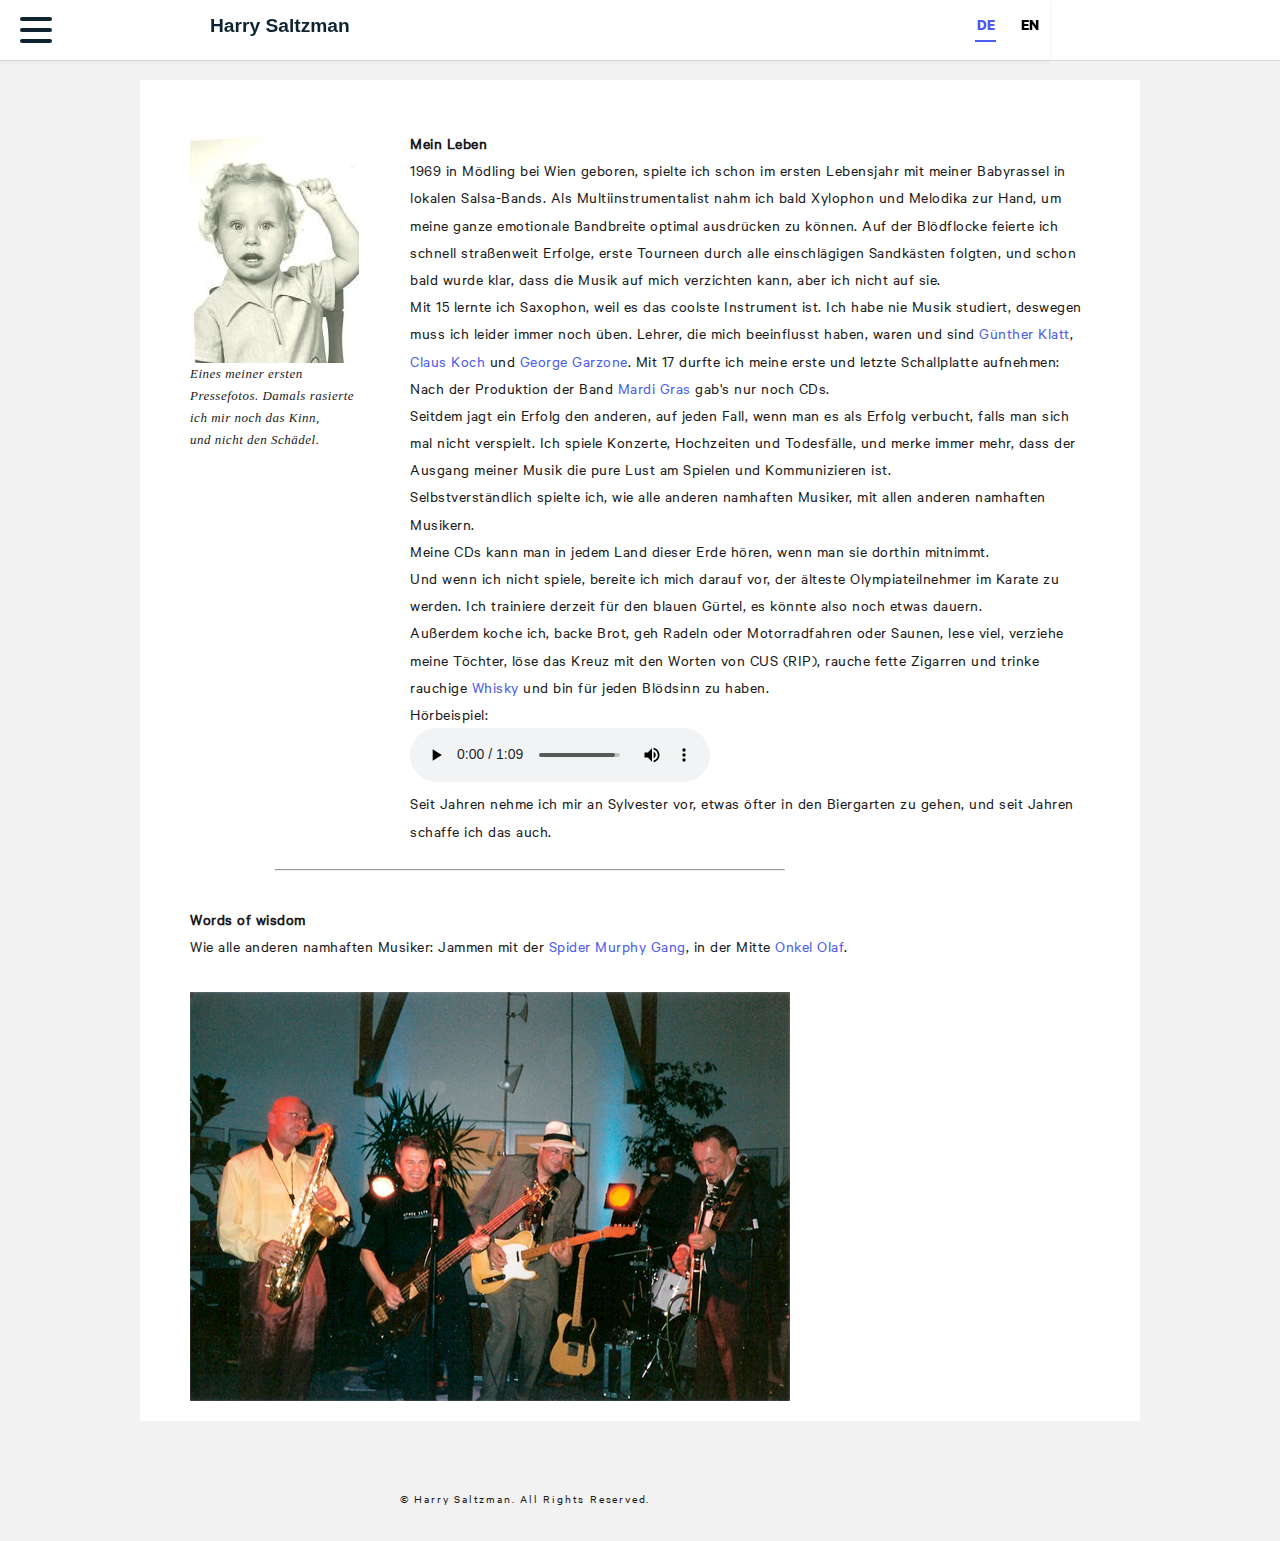
<file: bio.html>
<!doctype html>
<html lang="de">

<head>
	<meta charset="UTF-8">
	<meta name="viewport" content="width=device-width,initial-scale=1.0">
	<title>HARRY SALTZMAN Biography</title>
	<meta name="keywords" content="Harry Saltzman Saxophone Kunstsaxophonist Jazzpiraten">
	<meta name="description" content="Harry Saltzman Saxophone Kunstsaxophonist Jazzpiraten">
	<meta name="author" content="Harry Saltzman">
	<meta property="og:title" content="Harry Saltzman">
	<meta property="og:type" content="website">
	<meta property="og:url" content="bio.html">
	<meta property="og:image" content="pics/cool.jpg">
	<meta property="og:site_name" content="Harry Saltzman">
	<meta property="og:description" content="Harry Saltzman Saxophone Kunstsaxophonist Jazzpiraten">
	<link rel="shortcut icon" href="pics/icon.png">
	<link rel="stylesheet" href="common/css/style.css">
	<script src="common/js/libs.js"></script>
	<script src="common/js/common.js"></script>
</head>

<body class="sub">
	<noscript>
		<div id="noscript_message">Your browser does not support JavaScript!</div>
	</noscript>
	<div id="wrap">
		<div id="header">
			<div class="container">
				<div id="menu">
					<nav>
						<div class="navbar">
							<div class="container nav-container">
								<input class="checkbox" type="checkbox" name="" id="" />
								<div class="hamburger-lines">
									<span class="line line1"></span>
									<span class="line line2"></span>
									<span class="line line3"></span>
								</div>
								<div style="text-align: right" class="lang-nav">
									<ul class="hover-line-links">
										<li><a href="#" lang="de" class="current"><span>DE</span></a></li>
										<li><a href="#" lang="en"><span>EN</span></a></li>
									</ul>
								</div>
								<div class="logo">
									<h1>Harry Saltzman</h1>
								  </div>
								<ul class="menu-items">
									<li><a href="servus.html"><span>START</span></a></li>
									<li><a href="calendar.html"><span>CALENDAR</span></a></li>
									<li><a href="bio.html" class="current"><span>BIO</span></a></li>
									<li><a href="pics.html"><span>PIC</span></a></li>
									<li><a href="reich.html"><span>RICH WITH JAZZ</span></a></li>
									<li><a href="songs.html"><span>SONGS</span></a></li>
									<li><a href="gear.html"><span>GEAR</span></a></li>
									<li><a href="http://www.jazzpiraten.de/"><span>JAZZPIRATEN</span></a></li>
									<li><a href="https://www.facebook.com/HarrySaltzman/"><span>FACEBOOK</span></a></li>
									<li><a href="https://www.instagram.com/professoresaltzman/"><span>INSTAGRAM</span></a></li>
									<li><a href="impressum.html"><span>IMPRESSUM</span></a></li>
								</ul>
							</div>
						</div>
					</nav>
				</div>
			</div>
		</div>
		<div id="contents-wrap">
			<div id="contents">
				<div id="profile" class="content">
					<div class="container">
						<div class="sections">
							<div class="section section-tabled">
								<div class="tabled-th">
									<div lang="de">
										<figure>
											<img src="pics/youngSaltKlein.jpg" alt="Piratenkapitaen">
											<figcaption style="font-size: small;font-style: italic;font-weight:initial;font-family: Georgia, 'Times New Roman', Times, serif;">
												Eines meiner ersten <br>Pressefotos. Damals rasierte <br>ich mir noch das Kinn, <br>und nicht den Schädel.</figcaption>
										</figure>
									</div>
									<div lang="en">
										<figure>
											<img src="pics/youngSaltKlein.jpg" alt="Piratenkapitaen">
											<figcaption
												style="font-size: small;font-style: italic;font-weight:initial;font-family: Georgia, 'Times New Roman', Times, serif;">
												One of my first <br>press photos. At that time <br>I had hair on my head <br>and not my face.</figcaption>
										</figure>
									</div>
								</div>
								<div class="tabled-td">
									<div lang="de">
										<h2>Mein Leben</h2>
										<p class="text_line">
											1969 in M&ouml;dling bei Wien geboren, spielte ich schon im ersten
											Lebensjahr mit meiner Babyrassel in lokalen Salsa-Bands. Als
											Multiinstrumentalist nahm ich bald Xylophon und Melodika zur Hand, um meine
											ganze emotionale Bandbreite optimal ausdr&uuml;cken zu k&ouml;nnen. Auf der
											Bl&ouml;dflocke feierte ich schnell stra&szlig;enweit Erfolge, erste
											Tourneen durch alle einschl&auml;gigen Sandk&auml;sten folgten, und schon
											bald wurde klar, dass die Musik auf mich verzichten kann, aber ich nicht auf
											sie.<br>
											Mit 15 lernte ich Saxophon, weil es das coolste Instrument ist. Ich habe nie
											Musik studiert, deswegen muss ich leider immer noch &uuml;ben. Lehrer, die
											mich beeinflusst haben, waren und sind <a href="https://de.wikipedia.org/wiki/G%C3%BCnther_Klatt" 
											target="_blank">G&uuml;nther Klatt</a>,<a
												href="http://www.clauskochjazz.de/" target="_blank"> Claus Koch</a> und
											<a href="http://www.georgegarzone.com/" target="_blank">George Garzone</a>.
											Mit 17 durfte ich meine erste und letzte Schallplatte aufnehmen: Nach der
											Produktion der Band <a href="http://www.mardi-gras-musik.de/"
												target="_blank">Mardi Gras</a> gab's nur noch CDs.<br>
											Seitdem jagt ein Erfolg den anderen, auf jeden Fall, wenn man es als Erfolg
											verbucht, falls man sich mal nicht verspielt. Ich spiele Konzerte,
											Hochzeiten und Todesf&auml;lle, und merke immer mehr, dass der Ausgang
											meiner Musik die pure Lust am Spielen und Kommunizieren ist.<br>
											Selbstverst&auml;ndlich spielte ich, wie alle anderen namhaften Musiker, mit
											allen anderen namhaften Musikern.<br>
											Meine CDs kann man in jedem Land dieser Erde h&ouml;ren, wenn man sie
											dorthin mitnimmt.<br>
											Und wenn ich nicht spiele, bereite ich mich darauf vor, der &auml;lteste Olympiateilnehmer im Karate zu werden. 
											Ich trainiere derzeit f&uuml;r den blauen G&uuml;rtel, es k&ouml;nnte also noch etwas dauern.<br>
											Außerdem koche ich, backe Brot, geh Radeln oder Motorradfahren oder 	
											Saunen, lese viel, verziehe meine T&ouml;chter, l&ouml;se das Kreuz mit den
											Worten von CUS (RIP), rauche fette Zigarren und trinke rauchige <a
												href="Text/laphroaig.pdf" target="_blank">Whisky</a> 
											und bin f&uuml;r jeden Bl&ouml;dsinn zu haben. <br>
											H&ouml;rbeispiel: <br><audio controls src="sound/CoalIslaMancini.mp3"></audio><br>
											Seit Jahren nehme ich mir an Sylvester vor, etwas &ouml;fter in den
											Biergarten zu gehen, und seit Jahren schaffe ich das auch.
										</p>
									</div>

									<div lang="en">
										<h2>My life</h2>
										<p>Born in Mödling near Vienna in 1969, I played my baby rattle in local salsa bands 
											when I was just a year old. <br>
											As a multi-instrumentalist, I soon picked up the xylophone and melodica in order to
											be able to optimally express my entire emotional range. On the recorder I quickly 
											celebrated street-wide success, the first tours through all the relevant sandpits 
											followed, and it soon became clear that while music might be able to live without 
											me, I can't live without music.<br>
											I began the saxophone when I was 15 because it's the coolest instrument. I never 
											studied music, so unfortunately I still have to practice. Teachers who have 
											influenced me include Günther Klatt, Claus Koch and George Garzone. 
											When I was 17 I made my first and last vinyl record: after the production of the band 
											Mardi Gras, there were only CDs. <br>
											Since then, one success has been chasing the other, particularly if you define 
											success as not playing wrong. I play concerts, at weddings and at funerals, and I 
											realize more and more that I am a musician for the pure joy of playing and 
											communicating.<br>
											Of course, like all other well-known musicians, I have played with all other well-
											known musicians.<br>
											You can listen to my CDs in every country on earth if you take them there.
											When I'm not playing the saxophone, I'm preparing to become the oldest Olympian in 
											karate. I'm currently working on my blue belt so it might take a while.
											I also cook, bake bread, go cycling, motorcycling and to the sauna, read a lot, 
											spoil my daughters, solve cryptic crosswords, smoke fat cigars, drink smoky whiskey
											and I'm up for all kinds of nonsense.<br>
											For years, my New Year's resolution has been to go to the beer garden a little more
											often, and I am proud of how I have stuck to this. 
										</p>
									</div>
								</div>
								<div class="tabled-td">
									<hr style="width:75%;color: var(--harry)">
									<br>
									<h2>Words of wisdom</h2>
									<div>
										<div lang="de">
											<p>Wie alle anderen namhaften Musiker: Jammen mit der <a href="http://www.spidermurphygang.de/" target="_blank">Spider Murphy Gang</a>, in der Mitte <a href="http://www.ogmusic.de/" target="_blank">Onkel Olaf</a>.
											</p>
										</div>
										<div lang="en">
											<p>Like all other well-known musicians: jamming with <a href="http://www.spidermurphygang.de/" target="_blank">Spider Murphy Gang</a>, featuring <a href="http://www.ogmusic.de/" target="_blank">Uncle Olaf</a>.
											</p>
										</div>
									</div>
									<img src="pics/SpiderWeb.jpg" alt="Piratenkapitaen">
								</div>
							</div>
						</div>
					</div>
				</div><!-- /.content -->
			</div><!-- /#contents -->
		</div><!-- /#contents-wrap -->

	</div>

	<div id="footer">
		<div class="container">
			<div id="copyright" class="wfont">&copy; Harry Saltzman. All Rights Reserved.</div>
		</div>
	</div>
</body>

</html>
</file>
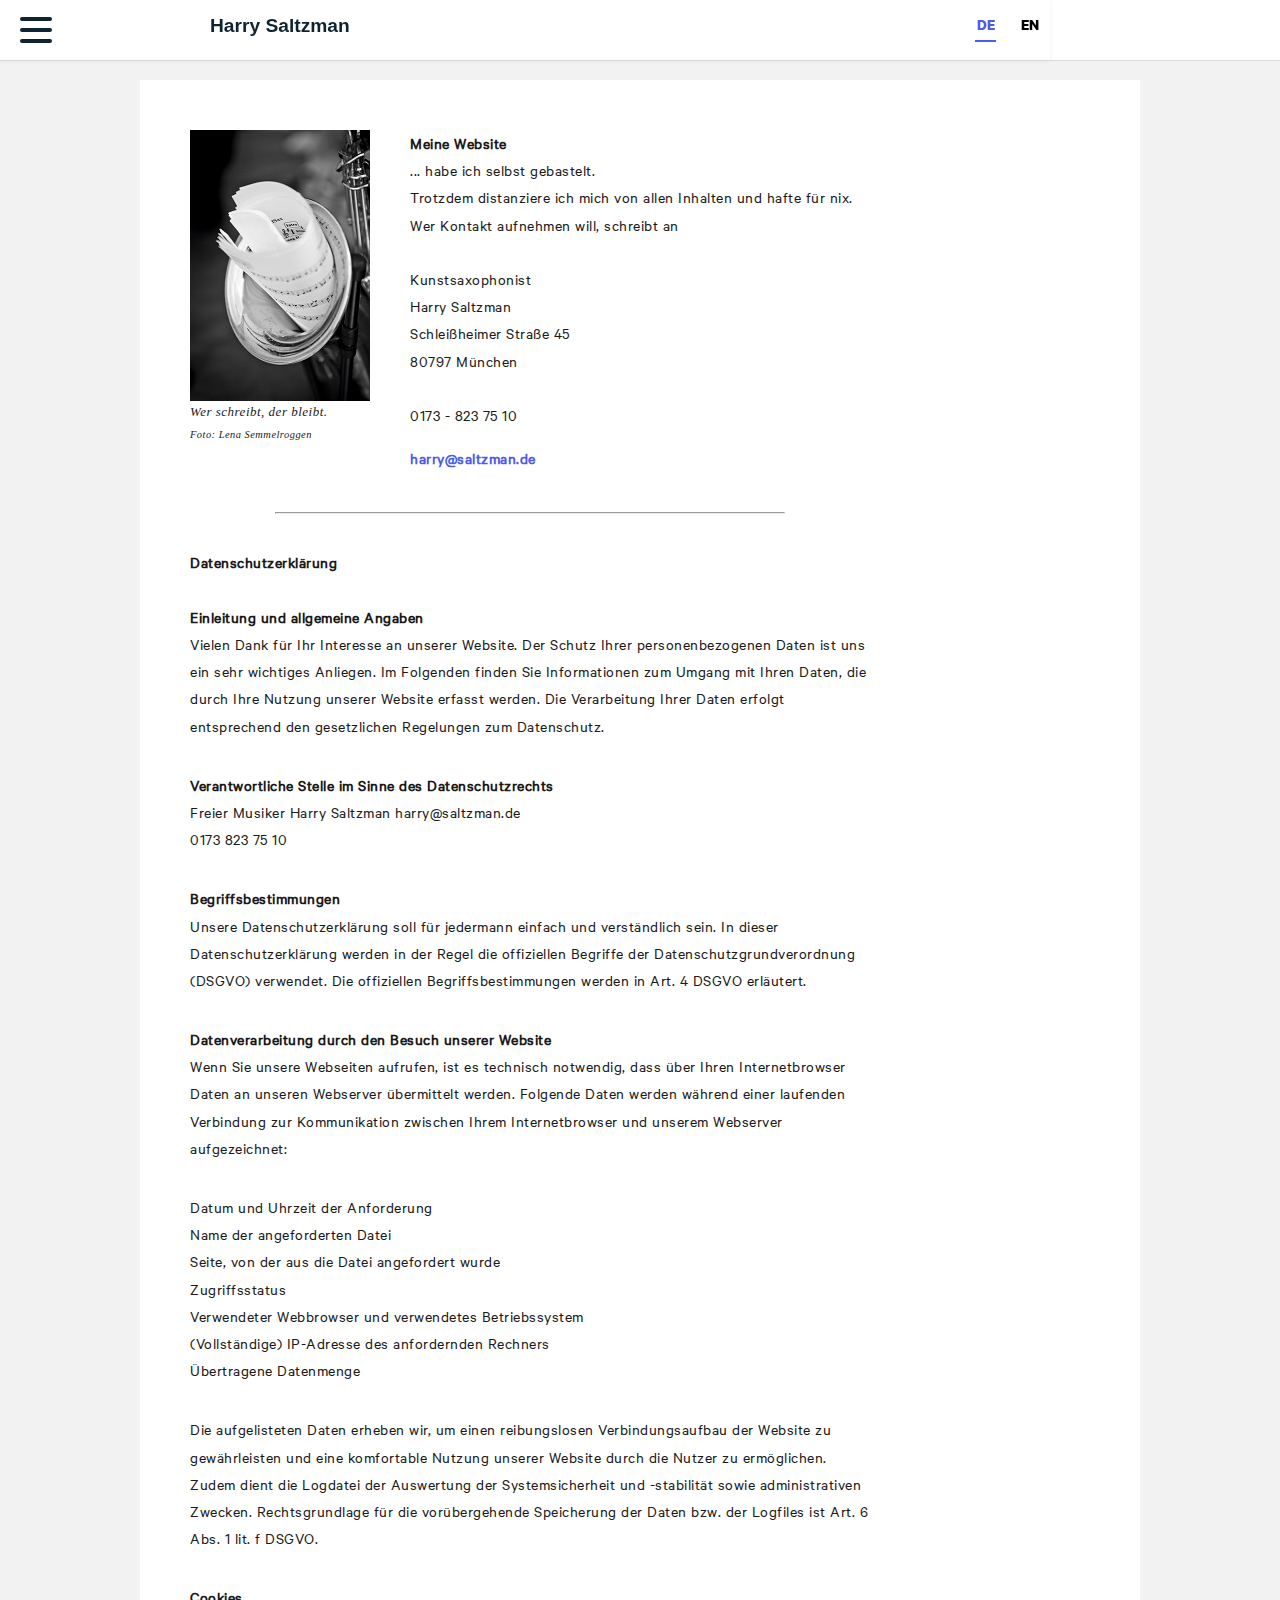
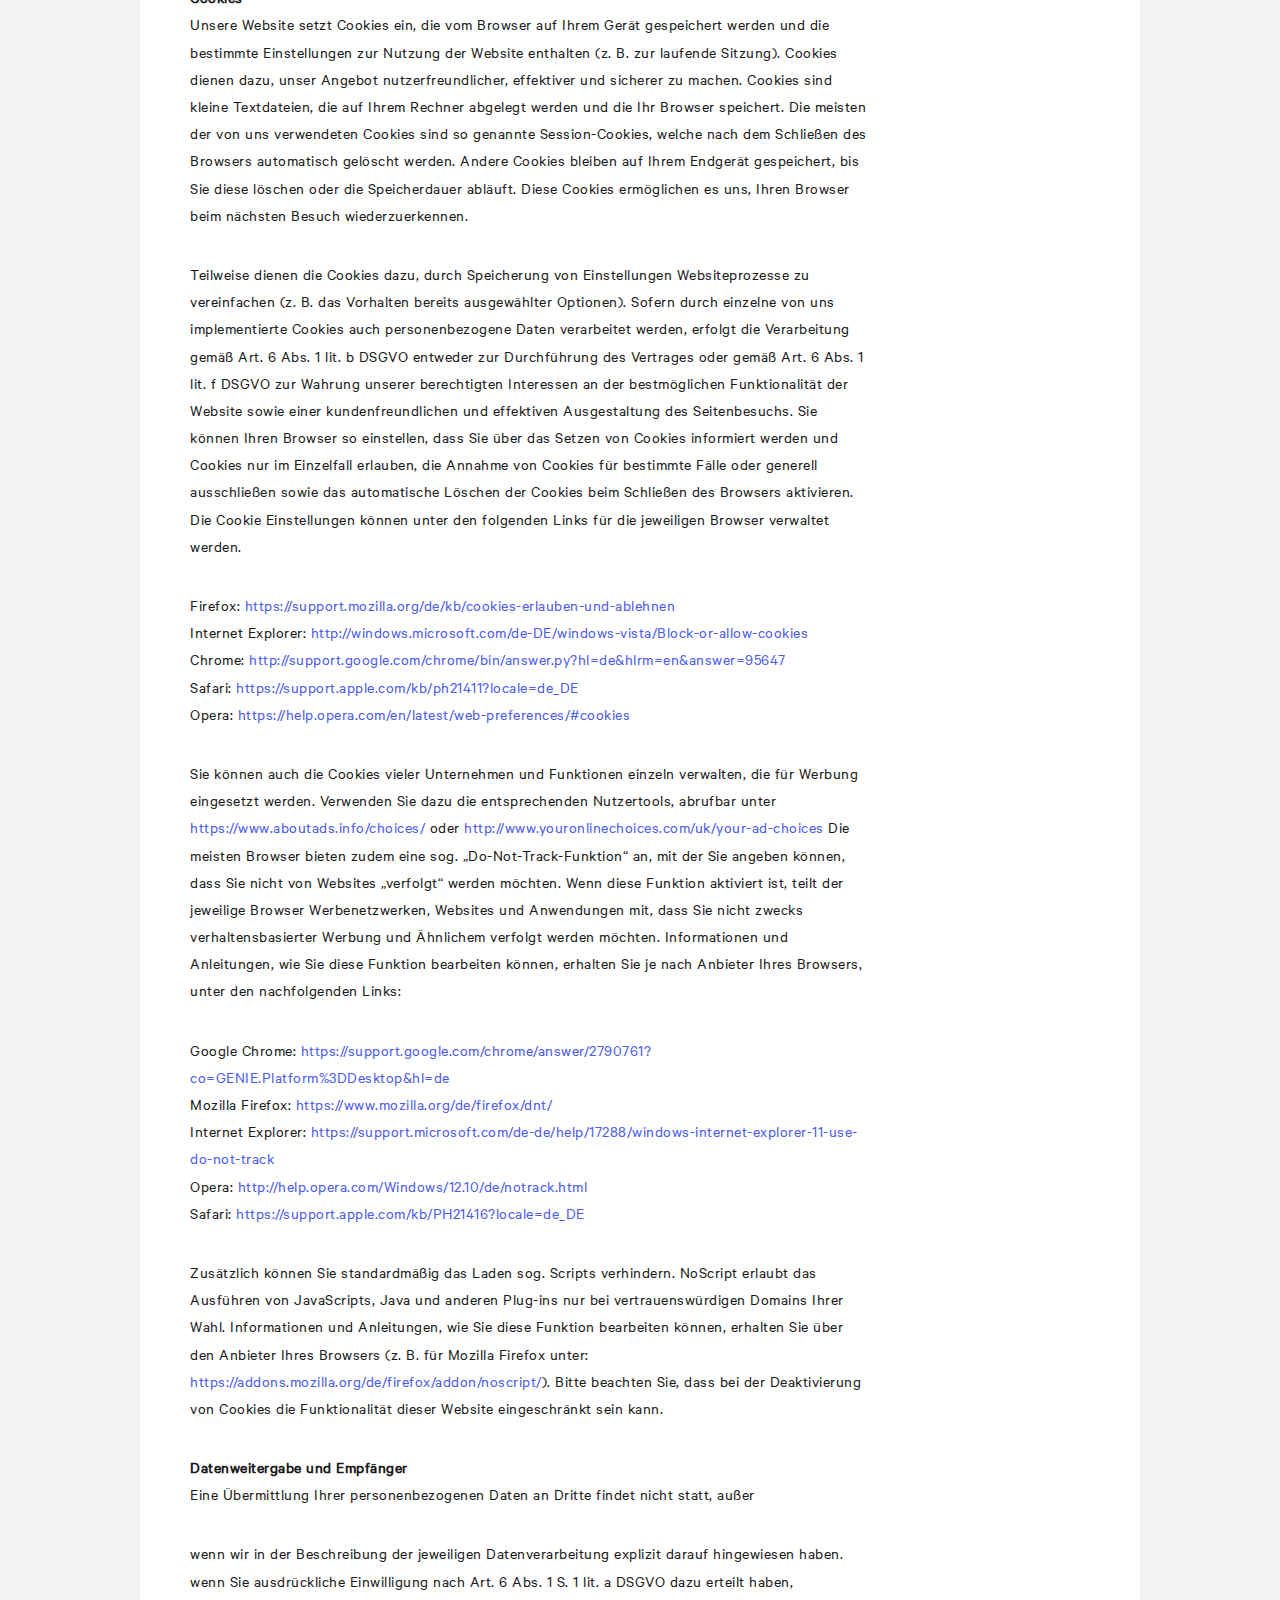
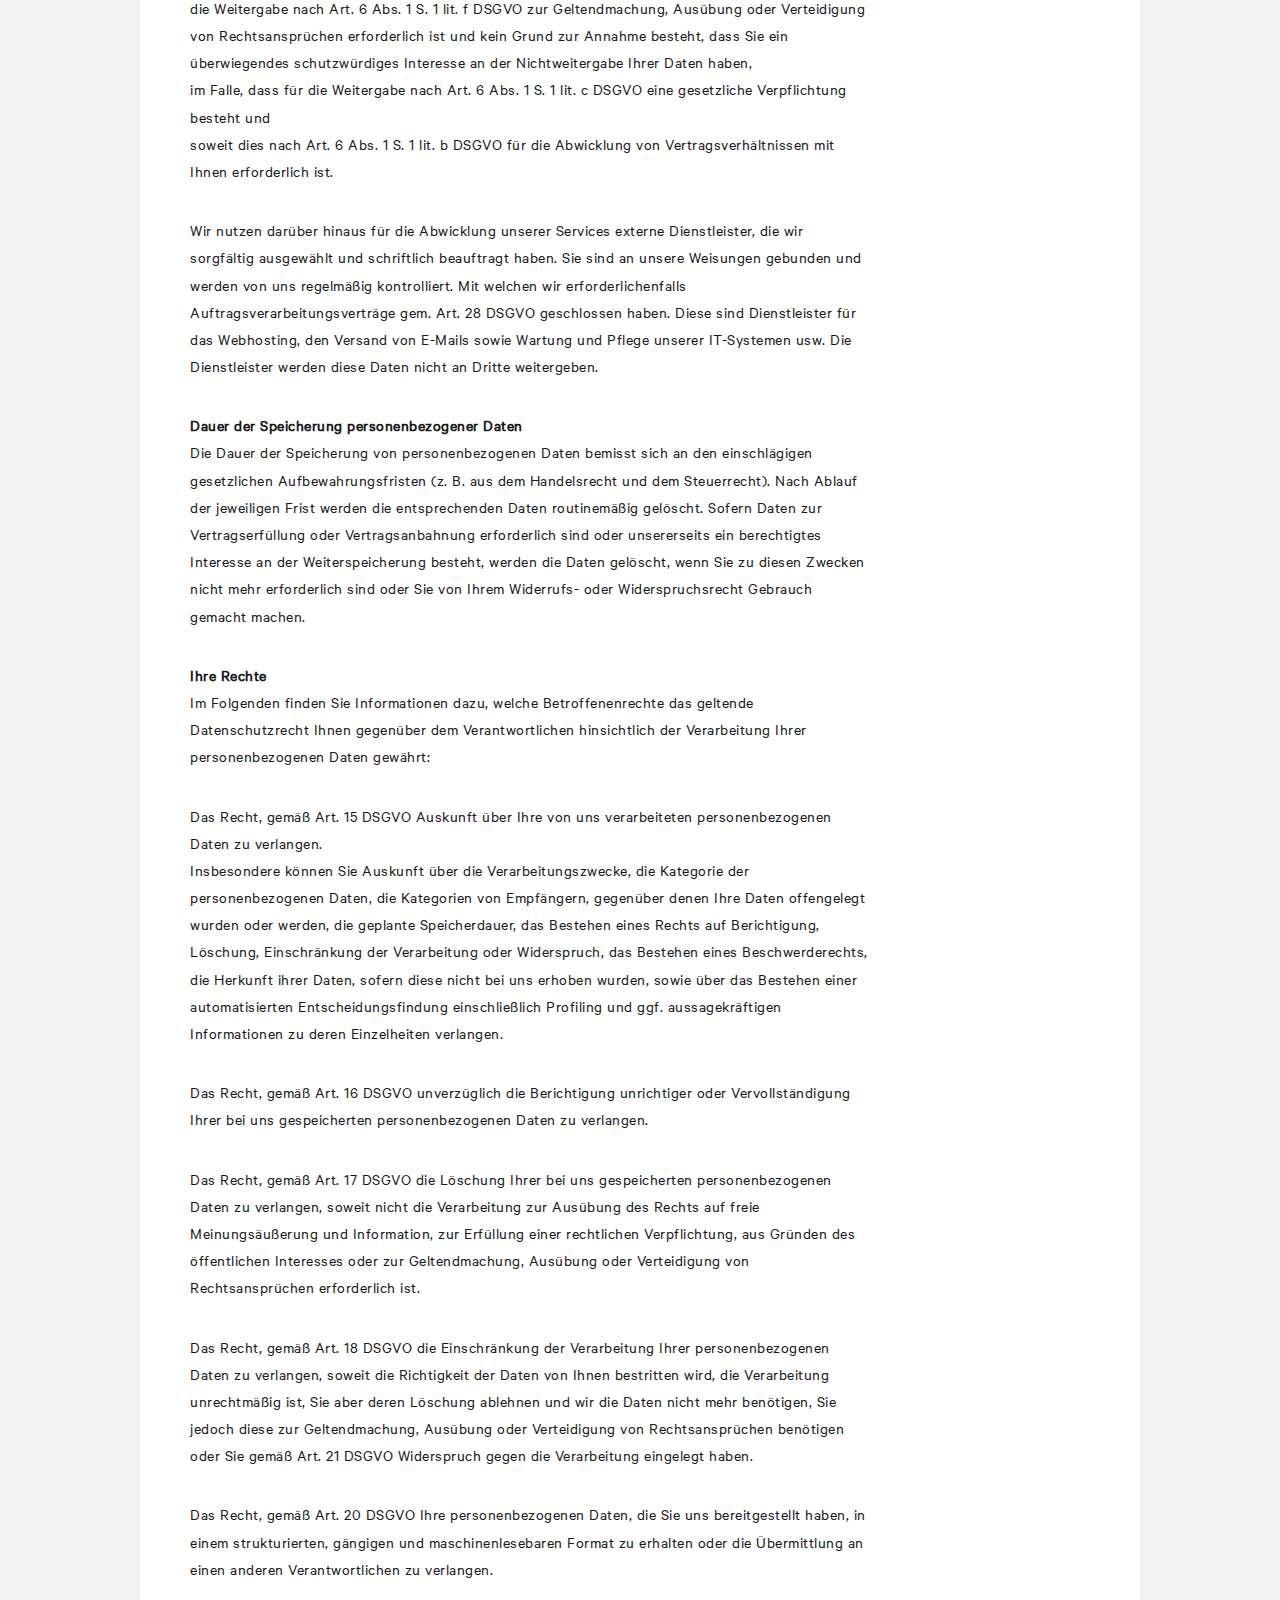
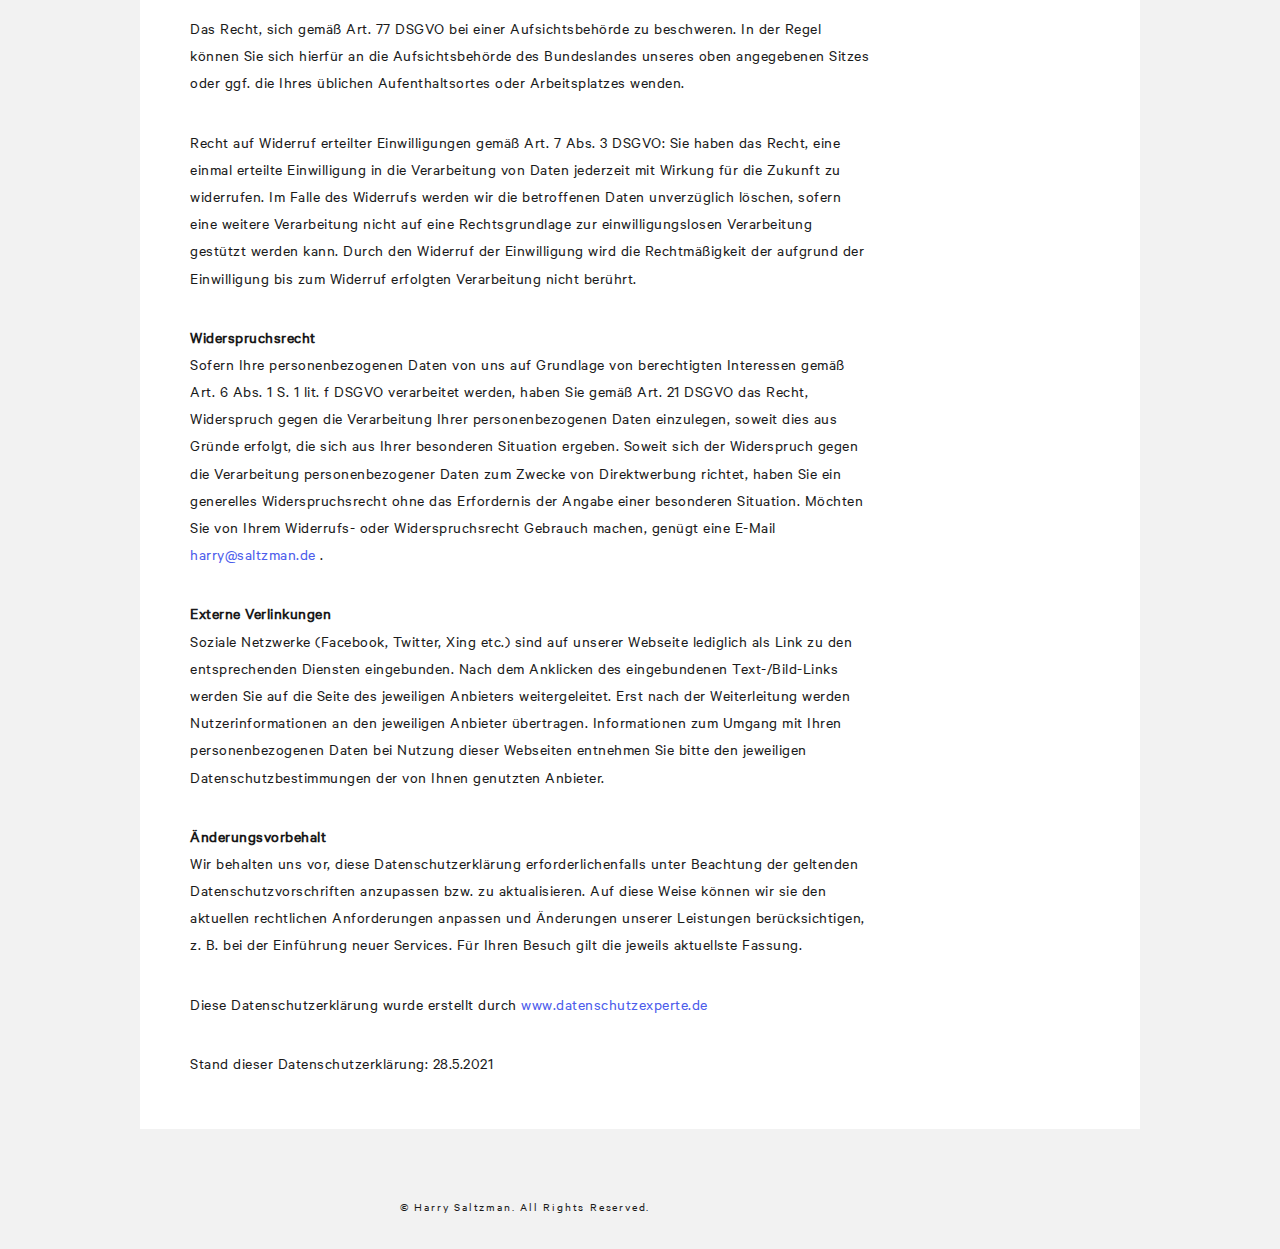
<file: impressum.html>
<!doctype html>
<html lang="de">

<head>
	<meta charset="UTF-8">
	<meta name="viewport" content="width=device-width,initial-scale=1.0">
	<title>HARRY SALTZMAN Impressum</title>
	<meta name="keywords" content="Harry Saltzman Saxophone Kunstsaxophonist Jazzpiraten">
	<meta name="description" content="Harry Saltzman Saxophone Kunstsaxophonist Jazzpiraten">
	<meta name="author" content="Harry Saltzman">
	<meta property="og:title" content="Harry Saltzman">
	<meta property="og:type" content="website">
	<meta property="og:url" content="impressum.html">
	<meta property="og:image" content="pics/cool.jpg">
	<meta property="og:site_name" content="Harry Saltzman">
	<meta property="og:description" content="Harry Saltzman Saxophone Kunstsaxophonist Jazzpiraten">
	<link rel="shortcut icon" href="pics/icon.png">
	<link rel="stylesheet" href="common/css/style.css">
	<script src="common/js/libs.js"></script>
	<script src="common/js/common.js"></script>
</head>

<body class="sub">
	<noscript>
		<div id="noscript_message">Your browser does not support JavaScript!</div>
	</noscript>
	<div id="wrap">
		<div id="header">
			<div class="container">
				<div id="menu">
					<nav>
						<div class="navbar">
							<div class="container nav-container">
								<input class="checkbox" type="checkbox" name="" id="" />
								<div class="hamburger-lines">
									<span class="line line1"></span>
									<span class="line line2"></span>
									<span class="line line3"></span>
								</div>
								<div style="text-align: right" class="lang-nav">
									<ul class="hover-line-links">
										<li><a href="#" lang="de" class="current"><span>DE</span></a></li>
										<li><a href="#" lang="en"><span>EN</span></a></li>
									</ul>
								</div>
								<div class="logo">
									<h1>Harry Saltzman</h1>
								</div>
								<ul class="menu-items">
									<li><a href="servus.html"><span>START</span></a></li>
									<li><a href="calendar.html"><span>CALENDAR</span></a></li>
									<li><a href="bio.html"><span>BIO</span></a></li>
									<li><a href="pics.html"><span>PIC</span></a></li>
									<li><a href="reich.html"><span>RICH WITH JAZZ</span></a></li>
									<li><a href="songs.html"><span>SONGS</span></a></li>
									<li><a href="gear.html"><span>GEAR</span></a></li>
									<li><a href="http://www.jazzpiraten.de/"><span>JAZZPIRATEN</span></a></li>
									<li><a href="https://www.facebook.com/HarrySaltzman/"><span>FACEBOOK</span></a></li>
									<li><a
											href="https://www.instagram.com/professoresaltzman/"><span>INSTAGRAM</span></a>
									</li>
									<li><a href="impressum.html" class="current"><span>IMPRESSUM</span></a></li>
								</ul>
							</div>
						</div>
					</nav>
				</div>
			</div>
		</div>

		<div id="contents-wrap">
			<div id="contents">
				<div id="profile" class="content">
					<div class="container">
						<div class="sections">
							<div class="section section-tabled">
								<div class="tabled-th">
									<div lang="de">
										<figure>
											<img src="pics/noten180.jpg" alt="Piratenkapitaen">
											<figcaption
												style="font-size: small;font-style: italic;font-weight:initial;font-family: Georgia, 'Times New Roman', Times, serif;">
												Wer schreibt, der bleibt.<br><small>Foto: Lena Semmelroggen</small>
											</figcaption>
										</figure>
									</div>
									<div lang="en">
										<figure>
											<img src="pics/noten180.jpg" alt="Piratenkapitaen">
											<figcaption
												style="font-size: small;font-style: italic;font-weight:initial;font-family: Georgia, 'Times New Roman', Times, serif;">
												Write your own music!<br><small>Foto: Lena
													Semmelroggen</small>
											</figcaption>
										</figure>
									</div>
								</div>
								<div class="tabled-td">
									<div lang="de">
										<h2>Meine Website</h2>
										<p class="text_line">
											... habe ich selbst gebastelt.<br>
											Trotzdem distanziere ich mich von allen Inhalten und hafte für nix.<br>

											Wer Kontakt aufnehmen will, schreibt an<br><br>

											Kunstsaxophonist<br>
											Harry Saltzman<br>
											Schleißheimer Straße 45<br>
											80797 München<br><br>

											0173 - 823 75 10
										</p>
										<p><a style="color: var(--harry);font-weight: bold"
												href="mailto:harry@saltzman.de">harry@saltzman.de</a>
										</p>
									</div>

									<div lang="en">
										<h2>My Website</h2>
										<p class="text_line">
											I made it myself.<br>
											Nevertheless, I distance myself from all content and am not liable for anything.<br>
											If you want to get in touch, write to<br><br>

											Kunstsaxophonist<br>
											Harry Saltzman<br>
											Schleißheimer Straße 45<br>
											80797 München<br><br>

											(+49) 173 - 823 75 10
										</p>
									</div>
								</div>
								<div class="tabled-td">
									<hr style="width:75%;color: var(--harry)">
									<br>
									<h2>Datenschutzerkl&auml;rung</h2>
									<br>
									<div>
										<div>
											<h3>Einleitung und allgemeine Angaben</h3>
											<p>Vielen Dank für Ihr Interesse an unserer Website. Der Schutz Ihrer
												personenbezogenen Daten ist uns ein sehr
												wichtiges Anliegen. Im Folgenden finden Sie Informationen zum Umgang mit
												Ihren Daten, die durch Ihre Nutzung
												unserer Website erfasst werden. Die Verarbeitung Ihrer Daten erfolgt
												entsprechend den gesetzlichen Regelungen
												zum Datenschutz.</p>
											<div>
												<h3>Verantwortliche Stelle im Sinne des Datenschutzrechts</h3>
												<p>
													Freier Musiker
													Harry Saltzman

													harry@saltzman.de
													<br>
													0173 823 75 10
												</p>
											</div>
											<div>
												<h3>Begriffsbestimmungen</h3>
												<p>Unsere Datenschutzerklärung soll für jedermann einfach und
													verständlich sein. In dieser Datenschutzerklärung
													werden in der Regel die offiziellen Begriffe der
													Datenschutzgrundverordnung (DSGVO) verwendet. Die offiziellen
													Begriffsbestimmungen werden in Art. 4 DSGVO erläutert.</p>
											</div>
											<div>
												<h3>Datenverarbeitung durch den Besuch unserer Website</h3>
												<p>Wenn Sie unsere Webseiten aufrufen, ist es technisch notwendig, dass
													über Ihren Internetbrowser Daten an unseren
													Webserver übermittelt werden. Folgende Daten werden während einer
													laufenden Verbindung zur Kommunikation
													zwischen Ihrem Internetbrowser und unserem Webserver aufgezeichnet:
												</p>
												<ul class="dot-list">
													<li>Datum und Uhrzeit der Anforderung</li>
													<li>Name der angeforderten Datei</li>
													<li>Seite, von der aus die Datei angefordert wurde</li>
													<li>Zugriffsstatus</li>
													<li>Verwendeter Webbrowser und verwendetes Betriebssystem</li>
													<li>(Vollständige) IP-Adresse des anfordernden Rechners</li>
													<li>Übertragene Datenmenge</li>
												</ul>
												<p>Die aufgelisteten Daten erheben wir, um einen reibungslosen
													Verbindungsaufbau der Website zu gewährleisten und
													eine komfortable Nutzung unserer Website durch die Nutzer zu
													ermöglichen. Zudem dient die Logdatei der
													Auswertung der Systemsicherheit und -stabilität sowie
													administrativen Zwecken. Rechtsgrundlage für die
													vorübergehende Speicherung der Daten bzw. der Logfiles ist Art. 6
													Abs. 1 lit. f DSGVO.</p>
												<h3>Cookies</h3>
												<p>Unsere Website setzt Cookies ein, die vom Browser auf Ihrem Gerät
													gespeichert werden und die bestimmte
													Einstellungen zur Nutzung der Website enthalten (z. B. zur laufende
													Sitzung). Cookies dienen dazu, unser
													Angebot nutzerfreundlicher, effektiver und sicherer zu machen.
													Cookies sind kleine Textdateien, die auf
													Ihrem Rechner abgelegt werden und die Ihr Browser speichert. Die
													meisten der von uns verwendeten Cookies
													sind so genannte Session-Cookies, welche nach dem Schließen des
													Browsers automatisch gelöscht werden. Andere
													Cookies bleiben auf Ihrem Endgerät gespeichert, bis Sie diese
													löschen oder die Speicherdauer abläuft. Diese
													Cookies ermöglichen es uns, Ihren Browser beim nächsten Besuch
													wiederzuerkennen.</p>
												<p>Teilweise dienen die Cookies dazu, durch Speicherung von
													Einstellungen Websiteprozesse zu vereinfachen (z. B.
													das Vorhalten bereits ausgewählter Optionen). Sofern durch einzelne
													von uns implementierte Cookies auch
													personenbezogene Daten verarbeitet werden, erfolgt die Verarbeitung
													gemäß Art. 6 Abs. 1 lit. b DSGVO
													entweder zur Durchführung des Vertrages oder gemäß Art. 6 Abs. 1
													lit. f DSGVO zur Wahrung unserer
													berechtigten Interessen an der bestmöglichen Funktionalität der
													Website sowie einer kundenfreundlichen und
													effektiven Ausgestaltung des Seitenbesuchs.
													Sie können Ihren Browser so einstellen, dass Sie über das Setzen von
													Cookies informiert werden und Cookies
													nur im Einzelfall erlauben, die Annahme von Cookies für bestimmte
													Fälle oder generell ausschließen sowie das
													automatische Löschen der Cookies beim Schließen des Browsers
													aktivieren. Die Cookie Einstellungen können
													unter den folgenden Links für die jeweiligen Browser verwaltet
													werden.
												</p>
												<ul class="dot-list">
													<li>Firefox: <a
															href="https://support.mozilla.org/de/kb/cookies-erlauben-und-ablehnen"
															target="_blank"
															rel="nofollow">https://support.mozilla.org/de/kb/cookies-erlauben-und-ablehnen</a>
													</li>
													<li>Internet Explorer: <a
															href="http://windows.microsoft.com/de-DE/windows-vista/Block-or-allow-cookies"
															target="_blank"
															rel="nofollow">http://windows.microsoft.com/de-DE/windows-vista/Block-or-allow-cookies</a>
													</li>
													<li>Chrome: <a
															href="http://support.google.com/chrome/bin/answer.py?hl=de&amp;hlrm=en&amp;answer=95647"
															target="_blank"
															rel="nofollow">http://support.google.com/chrome/bin/answer.py?hl=de&amp;hlrm=en&amp;answer=95647</a>
													</li>
													<li>Safari: <a
															href="https://support.apple.com/kb/ph21411?locale=de_DE"
															target="_blank"
															rel="nofollow">https://support.apple.com/kb/ph21411?locale=de_DE</a>
													</li>
													<li>Opera: <a
															href="https://help.opera.com/en/latest/web-preferences/#cookies"
															target="_blank"
															rel="nofollow">https://help.opera.com/en/latest/web-preferences/#cookies</a>
													</li>
												</ul>
												<p>Sie können auch die Cookies vieler Unternehmen und Funktionen einzeln
													verwalten, die für Werbung eingesetzt
													werden. Verwenden Sie dazu die entsprechenden Nutzertools, abrufbar
													unter <a href="https://www.aboutads.info/choices/" rel="nofollow"
														target="_blank">https://www.aboutads.info/choices/</a>
													oder <a href="http://www.youronlinechoices.com/uk/your-ad-choices"
														rel="nofollow"
														target="_blank">http://www.youronlinechoices.com/uk/your-ad-choices</a>
													Die meisten Browser bieten zudem eine sog. „Do-Not-Track-Funktion“
													an, mit der Sie angeben können, dass Sie
													nicht von Websites „verfolgt“ werden möchten. Wenn diese Funktion
													aktiviert ist, teilt der jeweilige Browser
													Werbenetzwerken, Websites und Anwendungen mit, dass Sie nicht zwecks
													verhaltensbasierter Werbung und
													Ähnlichem verfolgt werden möchten. Informationen und Anleitungen,
													wie Sie diese Funktion bearbeiten können,
													erhalten Sie je nach Anbieter Ihres Browsers, unter den
													nachfolgenden Links:</p>
												<ul class="dot-list">
													<li>Google Chrome: <a
															href="https://support.google.com/chrome/answer/2790761?co=GENIE.Platform%3DDesktop&amp;hl=de"
															target="_blank"
															rel="nofollow">https://support.google.com/chrome/answer/2790761?co=GENIE.Platform%3DDesktop&amp;hl=de</a>
													</li>
													<li>Mozilla Firefox: <a
															href="https://www.mozilla.org/de/firefox/dnt/"
															target="_blank"
															rel="nofollow">https://www.mozilla.org/de/firefox/dnt/</a>
													</li>
													<li>Internet Explorer: <a
															href="https://support.microsoft.com/de-de/help/17288/windows-internet-explorer-11-use-do-not-track"
															target="_blank"
															rel="nofollow">https://support.microsoft.com/de-de/help/17288/windows-internet-explorer-11-use-do-not-track</a>
													</li>
													<li>Opera: <a
															href="http://help.opera.com/Windows/12.10/de/notrack.html"
															target="_blank"
															rel="nofollow">http://help.opera.com/Windows/12.10/de/notrack.html</a>
													</li>
													<li>Safari: <a
															href="https://support.apple.com/kb/PH21416?locale=de_DE"
															target="_blank"
															rel="nofollow">https://support.apple.com/kb/PH21416?locale=de_DE</a>
													</li>
												</ul>
												<p>Zusätzlich können Sie standardmäßig das Laden sog. Scripts
													verhindern. NoScript erlaubt das Ausführen von
													JavaScripts, Java und anderen Plug-ins nur bei vertrauenswürdigen
													Domains Ihrer Wahl. Informationen und
													Anleitungen, wie Sie diese Funktion bearbeiten können, erhalten Sie
													über den Anbieter Ihres Browsers (z. B.
													für Mozilla Firefox unter: <a
														href="https://addons.mozilla.org/de/firefox/addon/noscript/"
														rel="nofollow"
														target="_blank">https://addons.mozilla.org/de/firefox/addon/noscript/</a>).
													Bitte beachten Sie, dass bei der Deaktivierung von Cookies die
													Funktionalität dieser Website eingeschränkt
													sein kann.</p>
											</div>
											<div>
												<h3>Datenweitergabe und Empfänger</h3>
												<p>Eine Übermittlung Ihrer personenbezogenen Daten an Dritte findet
													nicht statt, außer</p>
												<ul class="dot-list">
													<li>wenn wir in der Beschreibung der jeweiligen Datenverarbeitung
														explizit darauf hingewiesen haben.</li>
													<li>wenn Sie ausdrückliche Einwilligung nach Art. 6 Abs. 1 S. 1 lit.
														a DSGVO dazu erteilt haben,</li>
													<li>die Weitergabe nach Art. 6 Abs. 1 S. 1 lit. f DSGVO zur
														Geltendmachung, Ausübung oder Verteidigung von
														Rechtsansprüchen erforderlich ist und kein Grund zur Annahme
														besteht, dass Sie ein überwiegendes
														schutzwürdiges Interesse an der Nichtweitergabe Ihrer Daten
														haben,
													</li>
													<li>im Falle, dass für die Weitergabe nach Art. 6 Abs. 1 S. 1 lit. c
														DSGVO eine gesetzliche Verpflichtung
														besteht und
													</li>
													<li>soweit dies nach Art. 6 Abs. 1 S. 1 lit. b DSGVO für die
														Abwicklung von Vertragsverhältnissen mit Ihnen
														erforderlich ist.
													</li>
												</ul>
												<p>Wir nutzen darüber hinaus für die Abwicklung unserer Services externe
													Dienstleister, die wir sorgfältig
													ausgewählt und schriftlich beauftragt haben. Sie sind an unsere
													Weisungen gebunden und werden von uns regelmäßig
													kontrolliert. Mit welchen wir erforderlichenfalls
													Auftragsverarbeitungsverträge gem. Art. 28 DSGVO geschlossen
													haben. Diese sind Dienstleister für das Webhosting, den Versand von
													E-Mails sowie Wartung und Pflege unserer
													IT-Systemen usw. Die Dienstleister werden diese Daten nicht an
													Dritte weitergeben.</p>

											</div>

											<div>
												<h3>Dauer der Speicherung personenbezogener Daten</h3>
												<p>Die Dauer der Speicherung von personenbezogenen Daten bemisst sich an
													den einschlägigen gesetzlichen
													Aufbewahrungsfristen (z. B. aus dem Handelsrecht und dem
													Steuerrecht). Nach Ablauf der jeweiligen Frist werden
													die entsprechenden Daten routinemäßig gelöscht. Sofern Daten zur
													Vertragserfüllung oder Vertragsanbahnung
													erforderlich sind oder unsererseits ein berechtigtes Interesse an
													der Weiterspeicherung besteht, werden die
													Daten gelöscht, wenn Sie zu diesen Zwecken nicht mehr erforderlich
													sind oder Sie von Ihrem Widerrufs- oder
													Widerspruchsrecht Gebrauch gemacht machen.</p>
											</div>

											<div>
												<h3>Ihre Rechte</h3>
												<p>Im Folgenden finden Sie Informationen dazu, welche Betroffenenrechte
													das geltende Datenschutzrecht Ihnen
													gegenüber dem Verantwortlichen hinsichtlich der Verarbeitung Ihrer
													personenbezogenen Daten gewährt:</p>
												<p>Das Recht, gemäß Art. 15 DSGVO Auskunft über Ihre von uns
													verarbeiteten personenbezogenen Daten zu verlangen.
													<br>Insbesondere können Sie Auskunft über die Verarbeitungszwecke,
													die Kategorie der personenbezogenen Daten,
													die Kategorien von Empfängern, gegenüber denen Ihre Daten
													offengelegt wurden oder werden, die geplante
													Speicherdauer, das Bestehen eines Rechts auf Berichtigung, Löschung,
													Einschränkung der Verarbeitung oder
													Widerspruch, das Bestehen eines Beschwerderechts, die Herkunft ihrer
													Daten, sofern diese nicht bei uns erhoben
													wurden, sowie über das Bestehen einer automatisierten
													Entscheidungsfindung einschließlich Profiling und ggf.
													aussagekräftigen Informationen zu deren Einzelheiten verlangen.
												</p>
												<p>Das Recht, gemäß Art. 16 DSGVO unverzüglich die Berichtigung
													unrichtiger oder Vervollständigung Ihrer bei uns
													gespeicherten personenbezogenen Daten zu verlangen.</p>
												<p>Das Recht, gemäß Art. 17 DSGVO die Löschung Ihrer bei uns
													gespeicherten personenbezogenen Daten zu verlangen,
													soweit nicht die Verarbeitung zur Ausübung des Rechts auf freie
													Meinungsäußerung und Information, zur Erfüllung
													einer rechtlichen Verpflichtung, aus Gründen des öffentlichen
													Interesses oder zur Geltendmachung, Ausübung oder
													Verteidigung von Rechtsansprüchen erforderlich ist.</p>
												<p>Das Recht, gemäß Art. 18 DSGVO die Einschränkung der Verarbeitung
													Ihrer personenbezogenen Daten zu verlangen,
													soweit die Richtigkeit der Daten von Ihnen bestritten wird, die
													Verarbeitung unrechtmäßig ist, Sie aber deren
													Löschung ablehnen und wir die Daten nicht mehr benötigen, Sie jedoch
													diese zur Geltendmachung, Ausübung oder
													Verteidigung von Rechtsansprüchen benötigen oder Sie gemäß Art. 21
													DSGVO Widerspruch gegen die Verarbeitung
													eingelegt haben.</p>
												<p>Das Recht, gemäß Art. 20 DSGVO Ihre personenbezogenen Daten, die Sie
													uns bereitgestellt haben, in einem
													strukturierten, gängigen und maschinenlesebaren Format zu erhalten
													oder die Übermittlung an einen anderen
													Verantwortlichen zu verlangen.</p>
												<p>Das Recht, sich gemäß Art. 77 DSGVO bei einer Aufsichtsbehörde zu
													beschweren. In der Regel können Sie sich
													hierfür an die Aufsichtsbehörde des Bundeslandes unseres oben
													angegebenen Sitzes oder ggf. die Ihres üblichen
													Aufenthaltsortes oder Arbeitsplatzes wenden.</p>
												<p>Recht auf Widerruf erteilter Einwilligungen gemäß Art. 7 Abs. 3
													DSGVO: Sie haben das Recht, eine einmal erteilte
													Einwilligung in die Verarbeitung von Daten jederzeit mit Wirkung für
													die Zukunft zu widerrufen. Im Falle des
													Widerrufs werden wir die betroffenen Daten unverzüglich löschen,
													sofern eine weitere Verarbeitung nicht auf eine
													Rechtsgrundlage zur einwilligungslosen Verarbeitung gestützt werden
													kann. Durch den Widerruf der Einwilligung
													wird die Rechtmäßigkeit der aufgrund der Einwilligung bis zum
													Widerruf erfolgten Verarbeitung nicht berührt.</p>
											</div>

											<div>
												<h3>Widerspruchsrecht</h3>
												<p>Sofern Ihre personenbezogenen Daten von uns auf Grundlage von
													berechtigten Interessen gemäß Art. 6 Abs. 1 S. 1
													lit. f DSGVO verarbeitet werden, haben Sie gemäß Art. 21 DSGVO das
													Recht, Widerspruch gegen die Verarbeitung
													Ihrer personenbezogenen Daten einzulegen, soweit dies aus Gründe
													erfolgt, die sich aus Ihrer besonderen
													Situation ergeben. Soweit sich der Widerspruch gegen die
													Verarbeitung personenbezogener Daten zum Zwecke von
													Direktwerbung richtet, haben Sie ein generelles Widerspruchsrecht
													ohne das Erfordernis der Angabe einer
													besonderen Situation.
													Möchten Sie von Ihrem Widerrufs- oder Widerspruchsrecht Gebrauch
													machen, genügt eine E-Mail <span>
														<a href="mailto:harry@saltzman.de">
															harry@saltzman.de
														</a></span>.
												</p>
												<h3>Externe Verlinkungen</h3>
												<p>Soziale Netzwerke (Facebook, Twitter, Xing etc.) sind auf unserer
													Webseite lediglich als Link zu den
													entsprechenden Diensten eingebunden. Nach dem Anklicken des
													eingebundenen Text-/Bild-Links werden Sie auf
													die Seite des jeweiligen Anbieters weitergeleitet. Erst nach der
													Weiterleitung werden Nutzerinformationen an
													den jeweiligen Anbieter übertragen. Informationen zum Umgang mit
													Ihren personenbezogenen Daten bei Nutzung
													dieser Webseiten entnehmen Sie bitte den jeweiligen
													Datenschutzbestimmungen der von Ihnen genutzten
													Anbieter. </p>
											</div>
											<div>
												<h3>Änderungsvorbehalt</h3>
												<p>Wir behalten uns vor, diese Datenschutzerklärung erforderlichenfalls
													unter Beachtung der geltenden
													Datenschutzvorschriften anzupassen bzw. zu aktualisieren. Auf diese
													Weise können wir sie den aktuellen
													rechtlichen Anforderungen anpassen und Änderungen unserer Leistungen
													berücksichtigen, z. B. bei der Einführung
													neuer Services. Für Ihren Besuch gilt die jeweils aktuellste
													Fassung.</p>
												<p>Diese Datenschutzerklärung wurde erstellt durch <a
														href="https://www.datenschutzexperte.de/">www.datenschutzexperte.de</a>
												</p>
											</div>
											<div>
												<p>Stand dieser Datenschutzerklärung: <span>28.5.2021</span></p>
											</div>
										</div>
									</div>
								</div>
							</div>
						</div>
					</div>
				</div><!-- /.content -->
			</div><!-- /#contents -->
		</div><!-- /#contents-wrap -->

	</div>
	<div id="footer">
		<div class="container">
			<div id="copyright" class="wfont">&copy; Harry Saltzman. All Rights Reserved.</div>
		</div>
	</div>
</body>

</html>
</file>
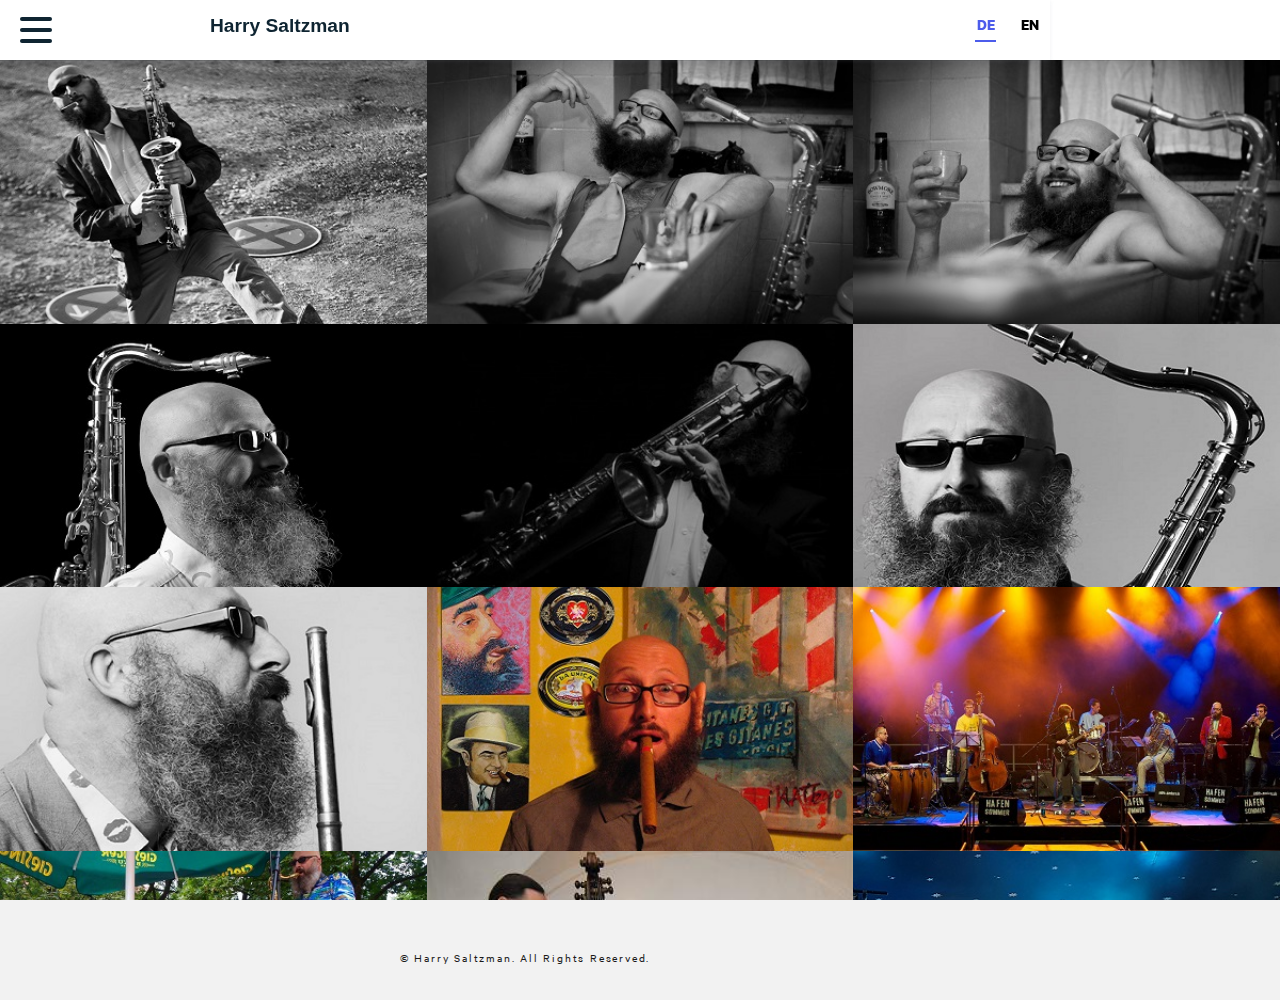
<file: pics.html>
<!doctype html>
<html lang="de">

<head>
	<meta charset="UTF-8">
	<meta name="viewport" content="width=device-width,initial-scale=1.0">
	<title>HARRY SALTZMAN Pic</title>
	<meta name="keywords" content="Harry Saltzman Saxophone Kunstsaxophonist Jazzpiraten">
	<meta name="description" content="Harry Saltzman Saxophone Kunstsaxophonist Jazzpiraten">
	<meta name="author" content="Harry Saltzman">
	<meta property="og:title" content="Harry Saltzman">
	<meta property="og:type" content="website">
	<meta property="og:url" content="pics.html">
	<meta property="og:image" content="pics/cool.jpg">
	<meta property="og:site_name" content="Harry Saltzman">
	<meta property="og:description" content="Harry Saltzman Saxophone Kunstsaxophonist Jazzpiraten">
	<link rel="shortcut icon" href="pics/icon.png">
	<link rel="stylesheet" href="common/css/style.css">
	<script src="common/js/libs.js"></script>
	<script src="common/js/common.js"></script>
</head>

<body class="sub">
	<noscript>
		<div id="noscript_message">Your browser does not support JavaScript!</div>
	</noscript>
	<div id="wrap">
		<div id="header">
			<div class="container">
				<div id="menu">
					<nav>
						<div class="navbar">
							<div class="container nav-container">
								<input class="checkbox" type="checkbox" name="" id="" />
								<div class="hamburger-lines">
									<span class="line line1"></span>
									<span class="line line2"></span>
									<span class="line line3"></span>
								</div>
								<div style="text-align: right" class="lang-nav">
									<ul class="hover-line-links">
										<li><a href="#" lang="de" class="current"><span>DE</span></a></li>
										<li><a href="#" lang="en"><span>EN</span></a></li>
									</ul>
								</div>
								<div class="logo">
									<h1>Harry Saltzman</h1>
								  </div>
								<ul class="menu-items">
									<li><a href="servus.html"><span>START</span></a></li>
									<li><a href="calendar.html"><span>CALENDAR</span></a></li>
									<li><a href="bio.html"><span>BIO</span></a></li>
									<li><a href="pics.html" class="current"><span>PIC</span></a></li>
									<li><a href="reich.html"><span>RICH WITH JAZZ</span></a></li>
									<li><a href="songs.html"><span>SONGS</span></a></li>
									<li><a href="gear.html"><span>GEAR</span></a></li>
									<li><a href="http://www.jazzpiraten.de/"><span>JAZZPIRATEN</span></a></li>
									<li><a href="https://www.facebook.com/HarrySaltzman/"><span>FACEBOOK</span></a></li>
									<li><a href="https://www.instagram.com/professoresaltzman/"><span>INSTAGRAM</span></a></li>
									<li><a href="impressum.html"><span>IMPRESSUM</span></a></li>
								</ul>
							</div>
						</div>
					</nav>
				</div>
			</div>
		</div>

		<div id="contents-wrap">
			<div id="contents">
				<div id="portfolio" class="content flow-grid">

					<div class="entry">
						<a href="pics/HarrySaltzmanPressebild.jpg" target="_blank">
							<div class="thumb" data-original-width="400" data-original-height="266">

								<img src="pics/HarrySaltzmanPressebild400.jpg">

							</div>
							<div class="meta">
								<div class="client">&copy;SEMMELROGGEN</div>
								<h2 class="title">PRESS PHOTO</h2>
							</div>
						</a>
					</div>


					<div class="entry">
						<a href="pics/BadewanneDenkenderKuenstler.jpg" target="_blank">
							<div class="thumb" data-original-width="400" data-original-height="266">

								<img src="pics/BadewanneDenkenderKuenstler400.jpg">

							</div>
							<div class="meta">
								<div class="client">&copy;SEMMELROGGEN</div>
								<h2 class="title">PRESS PHOTO</h2>
							</div>
						</a>
					</div>

					<div class="entry">
						<a href="pics/BadewanneLachenderKuenstler.jpg" target="_blank">
							<div class="thumb" data-original-width="400" data-original-height="266">

								<img src="pics/BadewanneLachenderKuenstler400.jpg">

							</div>
							<div class="meta">
								<div class="client">&copy;SEMMELROGGEN</div>
								<h2 class="title">PRESS PHOTO</h2>
							</div>
						</a>
					</div>

					<div class="entry">
						<a href="pics/bananasmile.jpg" target="_blank">
							<div class="thumb" data-original-width="400" data-original-height="266">

								<img src="pics/bananasmile400.jpg">

							</div>
							<div class="meta">
								<div class="client">&copy;JAN SCHEFFLER</div>
								<h2 class="title">PRESS PHOTO</h2>
							</div>
						</a>
					</div>

					<div class="entry">
						<a href="pics/lester.jpg" target="_blank">
							<div class="thumb" data-original-width="400" data-original-height="266">

								<img src="pics/lester400.jpg">

							</div>
							<div class="meta">
								<div class="client">&copy;LESTER YOUNG</div>
								<h2 class="title">PRESS PHOTO</h2>
							</div>
						</a>
					</div>

					<div class="entry">
						<a href="pics/kiss.jpg" target="_blank">
							<div class="thumb" data-original-width="400" data-original-height="266">

								<img src="pics/kiss400.jpg">

							</div>
							<div class="meta">
								<div class="client">&copy;JAN SCHEFFLER</div>
								<h2 class="title">PRESS PHOTO</h2>
							</div>
						</a>
					</div>

					<div class="entry">
						<a href="pics/fluteJS.jpg" target="_blank">
							<div class="thumb" data-original-width="400" data-original-height="266">

								<img src="pics/fluteJS400.jpg">

							</div>
							<div class="meta">
								<div class="client">&copy;JAN SCHEFFLER</div>
								<h2 class="title">PRESS PHOTO</h2>
							</div>
						</a>
					</div>

					<div class="entry">
						<a href="pics/Pressebild.jpg" target="_blank">
							<div class="thumb" data-original-width="400" data-original-height="266">

								<img src="pics/Pressebild400.jpg">

							</div>
							<div class="meta">
								<div class="client">OLD</div>
								<h2 class="title">PRESS PHOTO</h2>
							</div>
						</a>
					</div>

					<div class="entry">
						<a href="pics/hafensommer.jpg" target="_blank">
							<div class="thumb" data-original-width="400" data-original-height="266">

								<img src="pics/hafensommer400.jpg">

							</div>
							<div class="meta">
								<div class="client">PRETTYBOYS</div>
								<h2 class="title">LIVE</h2>
							</div>
						</a>
					</div>

					<div class="entry">
						<a href="pics/giesingerpiraten.jpg" target="_blank">
							<div class="thumb" data-original-width="400" data-original-height="266">

								<img src="pics/giesingerpiraten400.jpg">

							</div>
							<div class="meta">
								<div class="client">JAZZPIRATEN</div>
								<h2 class="title">LIVE</h2>
							</div>
						</a>
					</div>

					<div class="entry">
						<a href="pics/RockyKnauer_Saltzman.jpg" target="_blank">
							<div class="thumb" data-original-width="400" data-original-height="266">

								<img src="pics/RockyKnauer_Saltzman400.jpg">

							</div>
							<div class="meta">
								<div class="client">ROCKY KNAUER</div>
								<h2 class="title">LIVE</h2>
							</div>
						</a>
					</div>

					<div class="entry">
						<a href="pics/zappanation.jpg" target="_blank">
							<div class="thumb" data-original-width="400" data-original-height="266">

								<img src="pics/zappanation400.jpg">

							</div>
							<div class="meta">
								<div class="client">ZAPPANATION</div>
								<h2 class="title">LIVE</h2>
							</div>
						</a>
					</div>

					<div class="entry">
						<a href="pics/WandaSaltzman.jpg" target="_blank">
							<div class="thumb" data-original-width="400" data-original-height="266">

								<img src="pics/WandaSaltzman400.jpg">

							</div>
							<div class="meta">
								<div class="client">WANDA JACKSON</div>
								<h2 class="title">LIVE</h2>
							</div>
						</a>
					</div>

					<div class="entry">
						<a href="pics/Spider.jpg" target="_blank">
							<div class="thumb" data-original-width="400" data-original-height="266">

								<img src="pics/Spider400.jpg">

							</div>
							<div class="meta">
								<div class="client">SPIDER MURPHY GANG</div>
								<h2 class="title">LIVE</h2>
							</div>
						</a>
					</div>

					<div class="entry">
						<a href="pics/SanchezSaltzman.jpg" target="_blank">
							<div class="thumb" data-original-width="400" data-original-height="266">

								<img src="pics/SanchezSaltzman400.jpg">

							</div>
							<div class="meta">
								<div class="client">MIKE SANCHEZ</div>
								<h2 class="title">LIVE</h2>
							</div>
						</a>
					</div>

					<div class="entry">
						<a href="pics/luposw.jpg" target="_blank">
							<div class="thumb" data-original-width="400" data-original-height="266">

								<img src="pics/luposw400.jpg">

							</div>
							<div class="meta">
								<div class="client">TEA FOR THREE</div>
								<h2 class="title">LIVE</h2>
							</div>
						</a>
					</div>

					<div class="entry">
						<a href="pics/Heino.jpg" target="_blank">
							<div class="thumb" data-original-width="400" data-original-height="266">

								<img src="pics/Heino400.jpg">

							</div>
							<div class="meta">
								<div class="client">HEINO</div>
								<h2 class="title">HANGING WITH</h2>
							</div>
						</a>
					</div>

					<div class="entry">
						<a href="pics/albie.jpg" target="_blank">
							<div class="thumb" data-original-width="400" data-original-height="266">

								<img src="pics/albie400.jpg">

							</div>
							<div class="meta">
								<div class="client">ALBIE DONNELLY</div>
								<h2 class="title">HANGING WITH</h2>
							</div>
						</a>
					</div>

					<div class="entry">
						<a href="pics/Garzone.jpg" target="_blank">
							<div class="thumb" data-original-width="400" data-original-height="266">

								<img src="pics/Garzone400.jpg">

							</div>
							<div class="meta">
								<div class="client">GEORGE GARZONE</div>
								<h2 class="title">HANGING WITH</h2>
							</div>
						</a>
					</div>

					<div class="entry">
						<a href="pics/MitAlPorcino.jpg" target="_blank">
							<div class="thumb" data-original-width="400" data-original-height="266">

								<img src="pics/MitAlPorcino400.jpg">

							</div>
							<div class="meta">
								<div class="client">AL PORCINO</div>
								<h2 class="title">HANGING WITH</h2>
							</div>
						</a>
					</div>

					<div class="entry">
						<a href="pics/femen.jpg" target="_blank">
							<div class="thumb" data-original-width="400" data-original-height="266">

								<img src="pics/femen400.jpg">

							</div>
							<div class="meta">
								<div class="client">FREEJAZZ</div>
								<h2 class="title">FEMEN</h2>
							</div>
						</a>
					</div>

					<div class="entry">
						<a href="pics/nachwuchsfoederung.jpg" target="_blank">
							<div class="thumb" data-original-width="400" data-original-height="266">

								<img src="pics/nachwuchsfoederung400.jpg">

							</div>
							<div class="meta">
								<div class="client">YOUNG TALENTS</div>
								<h2 class="title">PROMOTION OF</h2>
							</div>
						</a>
					</div>



					<script src="common/js/flow_grid_init.js"></script>
				</div>
			</div>
		</div>
	</div>
	<div id="footer">
		<div class="container">
			<div id="copyright" class="wfont">&copy; Harry Saltzman. All Rights Reserved.</div>
		</div>
	</div>
</body>

</html>
</file>
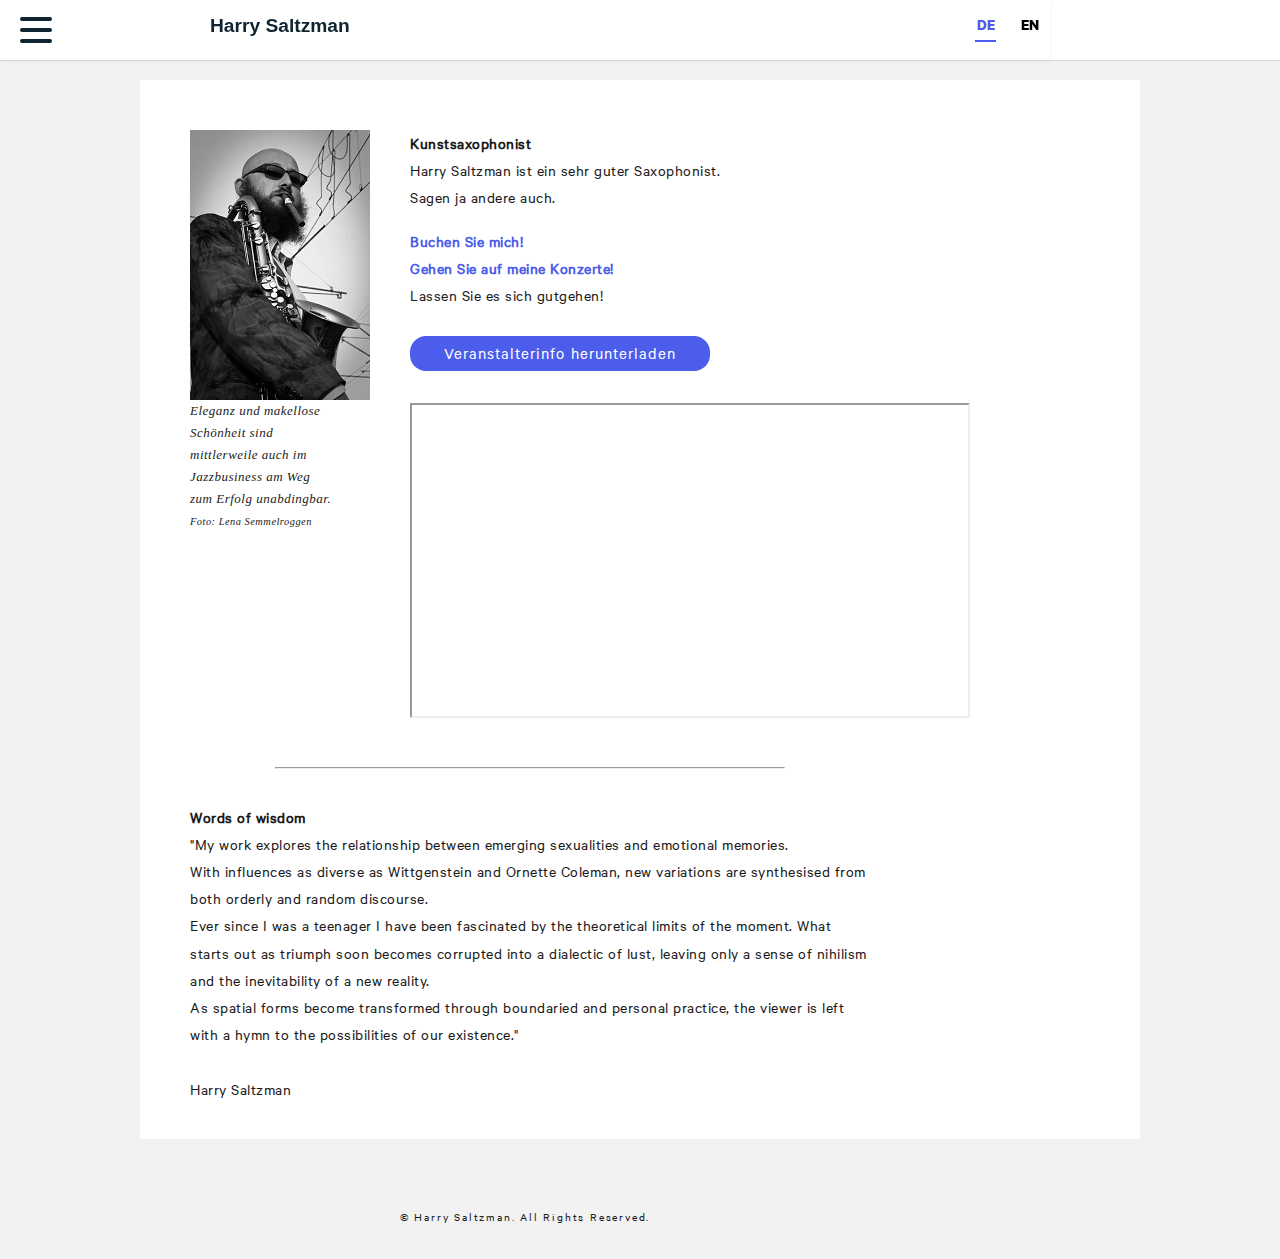
<file: servus.html>
<!doctype html>
<html lang="de">

<head>
	<meta charset="UTF-8">
	<meta name="viewport" content="width=device-width,initial-scale=1.0">
	<title>HARRY SALTZMAN Servus</title>
	<meta name="keywords" content="Harry Saltzman Saxophone Kunstsaxophonist Jazzpiraten">
	<meta name="description" content="Harry Saltzman Saxophone Kunstsaxophonist Jazzpiraten">
	<meta name="author" content="Harry Saltzman">
	<meta property="og:title" content="Harry Saltzman">
	<meta property="og:type" content="website">
	<meta property="og:url" content="servus.html">
	<meta property="og:image" content="pics/cool.jpg">
	<meta property="og:site_name" content="Harry Saltzman">
	<meta property="og:description" content="Harry Saltzman Saxophone Kunstsaxophonist Jazzpiraten">
	<link rel="shortcut icon" href="pics/icon.png">
	<link rel="stylesheet" href="common/css/style.css">
	<script src="common/js/libs.js"></script>
	<script src="common/js/common.js"></script>
</head>

<body class="sub">
	<noscript>
		<div id="noscript_message">Your browser does not support JavaScript!</div>
	</noscript>
	<div id="wrap">
		<div id="header">
			<div class="container">
				<div id="menu">
					<nav>
						<div class="navbar">
							<div class="container nav-container">
								<input class="checkbox" type="checkbox" name="" id="" />
								<div class="hamburger-lines">
									<span class="line line1"></span>
									<span class="line line2"></span>
									<span class="line line3"></span>
								</div>
								<div style="text-align: right" class="lang-nav">
									<ul class="hover-line-links">
										<li><a href="#" lang="de" class="current"><span>DE</span></a></li>
										<li><a href="#" lang="en"><span>EN</span></a></li>
									</ul>
								</div>
								<div class="logo">
									<h1>Harry Saltzman</h1>
								</div>
								<ul class="menu-items">
									<li><a href="servus.html" class="current"><span>START</span></a></li>
									<li><a href="calendar.html"><span>CALENDAR</span></a></li>
									<li><a href="bio.html"><span>BIO</span></a></li>
									<li><a href="pics.html"><span>PIC</span></a></li>
									<li><a href="reich.html"><span>RICH WITH JAZZ</span></a></li>
									<li><a href="songs.html"><span>SONGS</span></a></li>
									<li><a href="gear.html"><span>GEAR</span></a></li>
									<li><a href="http://www.jazzpiraten.de/"><span>JAZZPIRATEN</span></a></li>
									<li><a href="https://www.facebook.com/HarrySaltzman/"><span>FACEBOOK</span></a></li>
									<li><a
											href="https://www.instagram.com/professoresaltzman/"><span>INSTAGRAM</span></a>
									</li>
									<li><a href="impressum.html"><span>IMPRESSUM</span></a></li>
								</ul>
							</div>
						</div>
					</nav>
				</div>
			</div>
		</div>
		<div id="contents-wrap">
			<div id="contents">
				<div id="profile" class="content">
					<div class="container">
						<div class="sections">
							<div class="section section-tabled">
								<div class="tabled-th">
									<div lang="de">
										<figure>
											<img src="pics/CoolKlein180.jpg" alt="Piratenkapitaen">
											<figcaption
												style="font-size: small;font-style: italic;font-weight:initial;font-family: Georgia, 'Times New Roman', Times, serif;">
												Eleganz und makellose <br>Schönheit sind <br>mittlerweile auch im
												<br>Jazzbusiness am Weg <br>zum Erfolg unabdingbar.<br><small>Foto: Lena
													Semmelroggen</small>
											</figcaption>
										</figure>
									</div>
									<div lang="en">
										<figure>
											<img src="pics/CoolKlein180.jpg" alt="Piratenkapitaen">
											<figcaption
												style="font-size: small;font-style: italic;font-weight:initial;font-family: Georgia, 'Times New Roman', Times, serif;">
												Elegance and impeccable <br>beauty are the key to <br>business success in jazz.<br><small>Foto: Lena
													Semmelroggen</small></figcaption>
										</figure>
									</div>
								</div>
								<div class="tabled-td">
									<div lang="de">
										<h2>Kunstsaxophonist</h2>
										<p class="text_line">
											Harry Saltzman ist ein sehr guter Saxophonist.<br>
											Sagen ja andere auch.
										</p>
										<a style="color: var(--harry);font-weight: bold"
											href="mailto:harry@saltzman.de">Buchen Sie mich!</a><br>
										<a style="color: var(--harry);font-weight: bold" href="calendar.html">Gehen
											Sie auf meine Konzerte!</a><br>
										Lassen Sie es sich gutgehen!<br><br>
										<p>
											<a href="text/HarrySaltzman.zip" download="HarrySaltzman.zip">
												<button class="btn">Veranstalterinfo herunterladen</button>
												</a>
											<br>
										</p>
										<p>
											<iframe width="560" height="315"
												src="https://www.youtube-nocookie.com/embed/tGzOPaFPWXs">
											</iframe>
										</p>
									</div>

									<div lang="en">
										<h2>Art saxophonist</h2>
										<p class="text_line">
											Harry Saltzman is a very good saxophonist.<br>
											Others say so, too.<br>
										</p>
										<a style="color: var(--harry);font-weight: bold"
											href="mailto:harry@saltzman.de">Book me!</a><br>
										<a style="color: var(--harry);font-weight: bold" href="calendar.html">Come to my
											concerts!</a><br>
										Have a good time!<br><br>
										<p>
											<a href="text/HarrySaltzman.zip" download="HarrySaltzman.zip">
												<button class="btn">Download booker info</button>
												</a>
											<br>
										</p>
										<p>
											<iframe width="560" height="315"
												src="https://www.youtube-nocookie.com/embed/tGzOPaFPWXs">
											</iframe>
										</p>
									</div>
								</div>
								<div class="tabled-td">
									<hr style="width:75%;color: var(--harry)">
									<br>
									<h2>Words of wisdom</h2>
									<div>
										<div>
											<p class="text_line">&quot;My work explores the relationship between
												emerging sexualities and emotional memories.<br>
												With influences as diverse as Wittgenstein and Ornette Coleman, new
												variations are synthesised from both orderly and random discourse.<br>
												Ever since I was a teenager I have been fascinated by the theoretical
												limits of the moment. What starts out as triumph soon becomes corrupted
												into a dialectic of lust, leaving only a sense of nihilism and the
												inevitability of a new reality.<br>
												As spatial forms become transformed through boundaried and personal
												practice, the viewer is left with a hymn to the possibilities of our
												existence.&quot;<br>
												<br>
												Harry Saltzman
											</p>
										</div>
									</div>
								</div>
							</div>
						</div>
					</div><!-- /.content -->
				</div><!-- /#contents -->
			</div><!-- /#contents-wrap -->

		</div>
		<div id="footer">
			<div class="container">
				<div id="copyright" class="wfont">&copy; Harry Saltzman. All Rights Reserved.</div>
			</div>
		</div>
	</div>
</body>

</html>
</file>
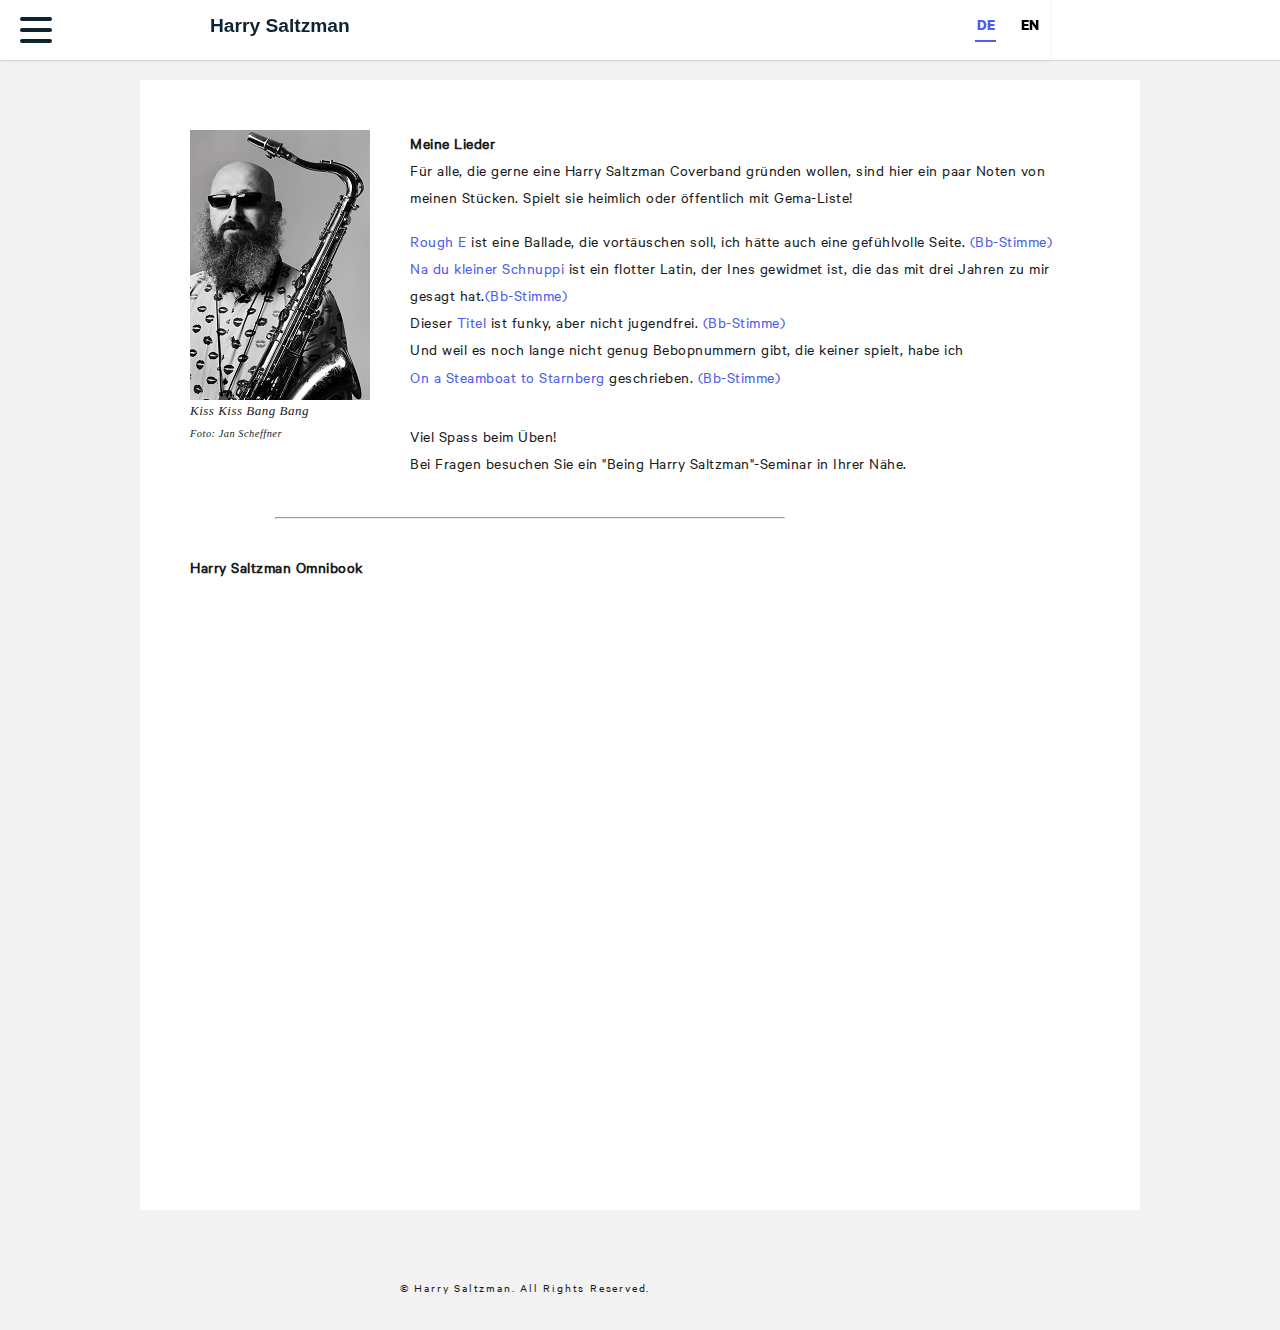
<file: songs.html>
<!doctype html>
<html lang="de">

<head>
	<meta charset="UTF-8">
	<meta name="viewport" content="width=device-width,initial-scale=1.0">
	<title>HARRY SALTZMAN Songs</title>
	<meta name="keywords" content="Harry Saltzman Saxophone Kunstsaxophonist Jazzpiraten">
	<meta name="description" content="Harry Saltzman Saxophone Kunstsaxophonist Jazzpiraten">
	<meta name="author" content="Harry Saltzman">
	<meta property="og:title" content="Harry Saltzman">
	<meta property="og:type" content="website">
	<meta property="og:url" content="songs.html">
	<meta property="og:image" content="pics/cool.jpg">
	<meta property="og:site_name" content="Harry Saltzman">
	<meta property="og:description" content="Harry Saltzman Saxophone Kunstsaxophonist Jazzpiraten">
	<link rel="shortcut icon" href="pics/icon.png">
	<link rel="stylesheet" href="common/css/style.css">
	<script src="common/js/libs.js"></script>
	<script src="common/js/common.js"></script>
</head>

<body class="sub">
	<noscript>
		<div id="noscript_message">Your browser does not support JavaScript!</div>
	</noscript>
	<div id="wrap">
		<div id="header">
			<div class="container">
				<div id="menu">
					<nav>
						<div class="navbar">
							<div class="container nav-container">
								<input class="checkbox" type="checkbox" name="" id="" />
								<div class="hamburger-lines">
									<span class="line line1"></span>
									<span class="line line2"></span>
									<span class="line line3"></span>
								</div>
								<div style="text-align: right" class="lang-nav">
									<ul class="hover-line-links">
										<li><a href="#" lang="de" class="current"><span>DE</span></a></li>
										<li><a href="#" lang="en"><span>EN</span></a></li>
									</ul>
								</div>
								<div class="logo">
									<h1>Harry Saltzman</h1>
								</div>
								<ul class="menu-items">
									<li><a href="servus.html"><span>START</span></a></li>
									<li><a href="calendar.html"><span>CALENDAR</span></a></li>
									<li><a href="bio.html"><span>BIO</span></a></li>
									<li><a href="pics.html"><span>PIC</span></a></li>
									<li><a href="reich.html"><span>RICH WITH JAZZ</span></a></li>
									<li><a href="songs.html" class="current"><span>SONGS</span></a></li>
									<li><a href="gear.html"><span>GEAR</span></a></li>
									<li><a href="http://www.jazzpiraten.de/"><span>JAZZPIRATEN</span></a></li>
									<li><a href="https://www.facebook.com/HarrySaltzman/"><span>FACEBOOK</span></a></li>
									<li><a
											href="https://www.instagram.com/professoresaltzman/"><span>INSTAGRAM</span></a>
									</li>
									<li><a href="impressum.html"><span>IMPRESSUM</span></a></li>
								</ul>
							</div>
						</div>
					</nav>
				</div>
			</div>
		</div>
		<div id="contents-wrap">
			<div id="contents">
				<div id="profile" class="content">
					<div class="container">
						<div class="sections">
							<div class="section section-tabled">
								<div class="tabled-th">
									<div>
										<figure>
											<img src="pics/Kiss180.jpg" alt="Piratenkapitaen">
											<figcaption
												style="font-size: small;font-style: italic;font-weight:initial;font-family: Georgia, 'Times New Roman', Times, serif;">
												Kiss Kiss Bang Bang<br><small>Foto: Jan Scheffner</small></figcaption>
										</figure>
									</div>
								</div>
								<div class="tabled-td">
									<div lang="de">
										<h2>Meine Lieder</h2>
										<p class="text_line">F&uuml;r alle, die gerne eine Harry Saltzman Coverband
											gr&uuml;nden wollen, sind hier ein paar Noten von meinen St&uuml;cken.
											Spielt sie heimlich oder &ouml;ffentlich mit Gema-Liste! </p>
										<ul>
											<li><a href="noten/RoughE.pdf" target="_blank">Rough E</a> ist eine Ballade,
												die vort&auml;uschen soll, ich h&auml;tte auch eine gef&uuml;hlvolle
												Seite.<a href="noten/RoughEBb.pdf" target="_blank"> (Bb-Stimme)</a></li>
											<li><a href="noten/Schnuppi.pdf" target="_blank">Na du kleiner Schnuppi</a>
												ist ein flotter Latin, der Ines gewidmet ist, die das mit drei Jahren zu
												mir gesagt hat.<a href="noten/SchnuppiBb.pdf"
													target="_blank">(Bb-Stimme)</a></li>
											<li>Dieser<a href="noten/Ficken.pdf" target="_blank"> Titel </a>ist funky,
												aber nicht jugendfrei.<a href="noten/FickenBb.pdf" target="_blank">
													(Bb-Stimme)</a></li>
											<li>Und weil es noch lange nicht genug Bebopnummern gibt, die keiner spielt,
												habe ich<br>
												<a href="noten/Steamboat.pdf" target="_blank">On a Steamboat to
													Starnberg</a> geschrieben. <a href="noten/SteamboatBb.pdf"
													target="_blank">(Bb-Stimme)</a>
											</li>
										</ul>
										<p>Viel Spass beim &Uuml;ben! <br>
											Bei Fragen besuchen Sie ein &quot;Being Harry Saltzman&quot;-Seminar in
											Ihrer N&auml;he. </p>
									</div>

									<div lang="en">
										<h2>My songs</h2>
										<p class="text_line">
											For anyone who would like to start a Harry Saltzman cover band, here is some
											sheet music of my work.</p>
										<ul>
											<li><a href="noten/RoughE.pdf" target="_blank">Rough E</a> is a ballad, to pretend I have a soulful side.<a href="noten/RoughEBb.pdf"
													target="_blank"> (Bb voice)</a></li>
											<li><a href="noten/Schnuppi.pdf" target="_blank">Na du kleiner Schnuppi</a>
												is a dashing Latin dedicated to Ines who said that to me when she was
												three years old.<a href="noten/SchnuppiBb.pdf" target="_blank"> (Bb
													voice)</a></li>
											<li>Funky <a href="noten/Ficken.pdf" target="_blank"> titel</a>, explicit lyrics.
												<a href="noten/FickenBb.pdf" target="_blank">
													(Bb voice)</a></li>
											<li>And because there aren't enough bebop numbers that nobody plays, I wrote <br>
												<a href="noten/Steamboat.pdf" target="_blank">On a Steamboat to
													Starnberg</a>. <a href="noten/SteamboatBb.pdf" target="_blank">(Bb
													vioce)</a>
											</li>
										</ul>
										<p>Have fun practicing!<br>
											If you have questions, visit a Being Harry Saltzman seminar near you.
										</p>
									</div>
								</div>
								<div class="tabled-td">
									<hr style="width:75%;color: var(--harry)">
									<br>
									<h2>Harry Saltzman Omnibook</h2>
									<div>
										<iframe
											src="https://drive.google.com/embeddedfolderview?id=1Pl5J2_uLUKsS4mLfX7c3aeWPUyui-97C#list"
											style="width:100%; height:600px; border:0;"></iframe>
									</div>
								</div>
							</div>
						</div>
					</div><!-- /.content -->
				</div><!-- /#contents -->
			</div><!-- /#contents-wrap -->
		</div>
		<div id="footer">
			<div class="container">
				<div id="copyright" class="wfont">&copy; Harry Saltzman. All Rights Reserved.</div>
			</div>
		</div>
	</div>
</body>

</html>
</file>
<file: common/css/style.css>
@charset "utf-8";

:root {
	--harry: rgb(76, 92, 235);
}

@font-face {
	font-family: 'Calibre-Bold';
	src: url('../font/CalibreWeb-Bold.eot');
	src: url('../font/CalibreWeb-Boldd41d.eot?#iefix') format('embedded-opentype'),
		url('../font/CalibreWeb-Bold.woff') format('woff');
	font-weight: bold;
}

@font-face {
	font-family: 'Calibre-Regular';
	src: url('../font/CalibreWeb-Regular.eot');
	src: url('../font/CalibreWeb-Regulard41d.eot?#iefix') format('embedded-opentype'),
		url('../font/CalibreWeb-Regular.woff') format('woff');
}



/*
 reset
-------------------------------------------------------------*/
body,
div,
dl,
dt,
dd,
ul,
ol,
li,
h1,
h2,
h3,
h4,
h5,
h6,
pre,
form,
fieldset,
input,
textarea,
p,
blockquote,
th,
td {
	margin: 0;
	padding: 0;
}

article,
aside,
details,
figcaption,
figure,
footer,
header,
hgroup,
main,
nav,
section,
summary {
	display: block;
}

audio,
canvas,
video {
	display: inline-block;
}

audio:not([controls]) {
	display: none;
	height: 0;
}

[hidden] {
	display: none;
}

html {
	font-family: sans-serif;
	-ms-text-size-adjust: 100%;
	-webkit-text-size-adjust: 100%;
}

body {
	margin: 0;
}

a:focus {}

a:active,
a:hover {
	outline: 0;
}

b,
strong {
	font-weight: bold;
}

address,
caption,
cite,
code,
dfn,
em,
strong,
th,
var {
	font-style: normal;
}

code,
kbd,
pre,
samp {
	font-family: monospace, serif;
	font-size: 1em;
}

pre {
	white-space: pre-wrap;
}

q {
	quotes: "\201C" "\201D" "\2018" "\2019";
}

small {
	font-size: 80%;
}

sub,
sup {
	position: relative;
	vertical-align: baseline;
	font-size: 75%;
	line-height: 0;
}

sup {
	top: -0.5em;
}

sub {
	bottom: -0.25em;
}

img {
	border: 0;
}

img,
object,
embed {
	vertical-align: top;
}

figure {
	margin: 0;
}

button,
input,
select,
textarea {
	margin: 0;
	font-size: 100%;
	font-family: inherit;
}

button,
input {
	line-height: normal;
}

button,
select {
	text-transform: none;
}

button,
html input[type="button"],
input[type="reset"],
input[type="submit"] {
	cursor: pointer;
	-webkit-appearance: button;
}

button[disabled],
html input[disabled] {
	cursor: default;
}

input[type="checkbox"],
input[type="radio"] {
	box-sizing: border-box;
	padding: 0;
}

button::-moz-focus-inner,
input::-moz-focus-inner {
	border: 0;
	padding: 0;
}

textarea {
	overflow: auto;
	vertical-align: top;
}

h1,
h2,
h3,
h4,
h5,
h6 {
	font-size: 100%;
}

table {
	border-collapse: collapse;
	border-spacing: 0;
}

caption,
th {
	text-align: left;
}

li {
	list-style-type: none;
}

em {
	font-weight: bold;
}

/*
 ::selection
---------------------------------------------------*/
::selection {
	background: rgb(76, 92, 235);
	color: #1a1a1a;
}

::-moz-selection {
	background: rgb(76, 92, 235);
	color: #1a1a1a;
}


/*
 webkit-scrollbar
---------------------------------------------------*/
::-webkit-scrollbar {
	width: 8px;
	height: 8px;
}

::-webkit-scrollbar-thumb {
	background-color: #d5d5d5;
}

::-webkit-scrollbar-track {
	box-shadow: inset 0px 0px 2px rgba(200, 200, 200, 1);
}

::-webkit-scrollbar-track-piece {
	background-color: #e5e5e5;
}


/*
 basic settings
-------------------------------------------------------------*/
* {
	-webkit-box-sizing: border-box;
	-moz-box-sizing: border-box;
	box-sizing: border-box;
}

html,
body {
	height: 100%;
}


body {
	background-color: #fff;
	color: #1a1a1a;
	font-size: 10px;
	font-family: "Hiragino Kaku Gothic Pro", "Meiryo", Osaka, "MS PGothic", Sans-Serif;
	line-height: 1.7;

	-webkit-text-size-adjust: 100%;
	background-color: #f2f2f2;
	min-width: 320px;
	overflow-y: scroll;
	overflow-x: hidden;
}

a {
	-webkit-transition: color ease-out 0.25s;
	-moz-transition: color ease-out 0.25s;
	-o-transition: color ease-out 0.25s;
	transition: color ease-out 0.25s;
}

a:link,
a:visited {
	color: rgb(76, 92, 235);
	text-decoration: none;
}

a:hover {
	color: rgb(76, 92, 235);
	text-decoration: none;
}

a:active {
	color: #000;
	text-decoration: none;
}



/*
 helper
---------------------------------------------------*/
#navi_skip {
	position: absolute;
	left: 0;
	top: 0;
}

#noscript_message {
	z-index: 10000;
	padding: 0.5em 0;
	width: 100%;
	border-bottom: 1px solid #888;
	background: #c00;
	color: #fff;
	text-align: center;
	font-size: 1.2em;
}



/*
 site styles
-------------------------------------------------------------*/
#loading-progress {
	position: fixed;
	top: -5px;
	left: 0;
	width: 100%;
	height: 5px;
	background-color: #f3f3f3;
	z-index: 10000;
	-webkit-transition: top 300ms ease-out;
	-moz-transition: top 300ms ease-out;
	-o-transition: top 300ms ease-out;
	transition: top 300ms ease-out;
}

#loading-progress.show {
	top: 0px;
}

#loading-progress .bar {
	height: 5px;
	background-color: #1a1a1a;
}

/*
 #wrap
---------------------------------------------------*/
#wrap {
	min-height: 100%;
	width: 100%;
	/* height:100%; */
	position: relative;
	/* z-index: 0; */
	/* overflow:hidden; */
	padding-top: 60px;
	-webkit-transition: padding-top 300ms ease-out;
	-moz-transition: padding-top 300ms ease-out;
	-o-transition: padding-top 300ms ease-out;
	transition: padding-top 300ms ease-out;
}

.no-footer #wrap {
	height: 100%
}

.page-loading #wrap {
	padding-top: 65px;
}



#wrap:after {
	content: '';
	position: fixed;
	top: 0;
	right: 0;
	width: 0;
	height: 0;
	opacity: 0;
	z-index: 2;
	background-color: rgba(0, 0, 0, 0.7);
	-webkit-transition: opacity 500ms ease-out, width 100ms 500ms, height 100ms 500ms;
	-moz-transition: opacity 500ms ease-out, width 100ms 500ms, height 100ms 500ms;
	-o-transition: opacity 500ms ease-out, width 100ms 500ms, height 100ms 500ms;
	transition: opacity 500ms ease-out, width 100ms 500ms, height 100ms 500ms;

}

.nav-open #wrap {
	/* overflow:hidden; */
}

.nav-open #wrap:after {
	opacity: 1;
	width: 100%;
	height: 100%;
	-webkit-transition: opacity 500ms ease-out;
	-moz-transition: opacity 500ms ease-out;
	-o-transition: opacity 500ms ease-out;
	transition: opacity 500ms ease-out;
}

/*
 #header
---------------------------------------------------*/
#header {
	position: fixed;
	height: 60px;
	top: 0px;
	left: 0;
	right: 0;
	z-index: 1000;
	background-color: #fff;
	border-bottom-color: rgba(0, 0, 0, 0.1);

	-webkit-box-shadow: rgba(0, 0, 0, 0.1) 0px 1px 0px 0px;
	-moz-box-shadow: rgba(0, 0, 0, 0.1) 0px 1px 0px 0px;
	box-shadow: rgba(0, 0, 0, 0.1) 0px 1px 0px 0px;

	-webkit-transition: top 300ms ease-out;
	-moz-transition: top 300ms ease-out;
	-o-transition: top 300ms ease-out;
	transition: top 300ms ease-out;
	*zoom: 1;
}

#header:before,
#header:after {
	display: table;
	content: "";
	line-height: 0;
}

#header:after {
	clear: both;
}

.page-loading #header {
	-webkit-transition: top 300ms ease-out 0;
	-moz-transition: top 300ms ease-out 0;
	-o-transition: top 300ms ease-out 0;
	transition: top 300ms ease-out 0;
	top: 5px;
}

.index #header {
	-webkit-transition: top 300ms ease-out 500ms;
	-moz-transition: top 300ms ease-out 500ms;
	-o-transition: top 300ms ease-out 500ms;
	transition: top 300ms ease-out 500ms;
	top: -60px;
}

.form-index #header {
	-webkit-transition: top 300ms ease-out 500ms;
	-moz-transition: top 300ms ease-out 500ms;
	-o-transition: top 300ms ease-out 500ms;
	transition: top 300ms ease-out 500ms;
}



#menu {
	position: relative;
	z-index: 4;
	font-size: 1.4em;
}


/*
 #logo
-----------------------------------------*/
#logo {
	text-align: center;
	position: absolute;
	left: 50%;
	top: 0;
	margin-left: -140px;
	width: 280px;
	font-family: 'Calibre-Bold', "Hiragino Kaku Gothic Pro", "Meiryo", Osaka, "MS PGothic", sans-serif;
	font-weight: bold;
	letter-spacing: 0.5em;
}

#logo a {
	display: inline-block;
	height: 60px;
	line-height: 60px;
	color: #1a1a1a;
	font-size: 1.7em;
	padding: 0 20px;
}

@media only screen and (max-width: 400px) {
	#logo {
		margin-left: -100px;
		width: 200px;
		letter-spacing: 0.4em;
	}

	#logo a {
		font-size: 1.5em;

		padding: 0;
	}
}


/*
 .nav
-----------------------------------------*/
.nav {
	height: 60px;
	font-size: 1.4em;
}

.nav-btn {
	height: 60px;
	line-height: 60px;
}

.nav-btn a {
	display: inline-block;
	line-height: 60px;
	color: #1a1a1a;
}

.nav-btn a .label {
	font-family: 'Calibre-Bold', "Hiragino Kaku Gothic Pro", "Meiryo", Osaka, "MS PGothic", sans-serif;
	font-weight: bold;
	letter-spacing: 0.25em;
}

.nav-btn a .label .main-label {
	font-weight: bold;
	margin-right: 10px;
}

.nav-btn a .label .sub-label {
	font-family: 'Calibre-Regular', "Hiragino Kaku Gothic Pro", "Meiryo", Osaka, "MS PGothic", sans-serif;
	margin-left: 10px;
	letter-spacing: 0;
}

/*
 #gnavi
-----------------------------------------*/

.nav-links {
	visibility: hidden;
	position: fixed;
	width: 100%;
	height: 100%;
	left: 0;
	top: 60px;
	z-index: 50;
	-webkit-transition: 500ms;
	-moz-transition: 500ms;
	-o-transition: 500ms;
	transition: 500ms;
	-webkit-transition-property: visibility;
	-moz-transition-property: visibility;
	-o-transition-property: visibility;
	transition-property: visibility;
}

.nav-links>ul {
	width: 220px;
	height: 100%;
	background-color: #fff;
	z-index: 1;
	position: relative;
}

.sub-nav-links {
	display: none;
	background-color: #f3f3f3;
}

li:hover .sub-nav-links,
li.current .sub-nav-links {
	display: block;
}



.sub-nav-links .sub-nav-links-inner {
	padding: 80px 20px 20px 60px;
}

.sub-nav-links dl {
	margin-bottom: 2.8em
}

.sub-nav-links dl>dt {
	margin-bottom: 0.8em;
	font-family: 'Calibre-Bold', "Hiragino Kaku Gothic Pro", "Meiryo", Osaka, "MS PGothic", sans-serif;
	font-weight: bold;
	letter-spacing: 0.25em;
}

.sub-nav-links dl>dd li>a {
	color: #1a1a1a;
	font-family: 'Calibre-Regular', "Hiragino Kaku Gothic Pro", "Meiryo", Osaka, "MS PGothic", sans-serif;
}


/*
 #gnavi
-----------------------------------------*/
#gnavi {
	float: left;
}

#gnavi .nav-btn a {}

#gnavi .nav-btn a .bars {
	display: inline-block;
	padding: 0 20px;
	width: 58px;
	height: 28px;
	overflow: hidden;
	position: relative;
	vertical-align: middle;
}

#gnavi .nav-btn a .bars .bar {
	display: block;
	position: absolute;
	width: 18px;
	height: 2px;
	background-color: #1a1a1a;


	-webkit-transition: 375ms;
	-moz-transition: 375ms;
	-o-transition: 375ms;
	transition: 375ms;
	-webkit-transition-property: top, opacity;
	-moz-transition-property: top, opacity;
	-o-transition-property: top, opacity;
	transition-property: top, opacity;

}

#gnavi .nav-btn a .bars .bar:nth-child(1) {
	top: 6px;
	opacity: 1;
	-webkit-transition-delay: 125ms;
	-moz-transition-delay: 125ms;
	-o-transition-delay: 125ms;
	transition-delay: 125ms;
}

#gnavi .nav-btn a .bars .bar:nth-child(2) {
	top: 12px;
	-webkit-transition-delay: 80ms;
	-moz-transition-delay: 80ms;
	-o-transition-delay: 80ms;
	transition-delay: 80ms;
}

#gnavi .nav-btn a .bars .bar:nth-child(3) {
	top: 18px;
	-webkit-transition-delay: 40ms;
	-moz-transition-delay: 40ms;
	-o-transition-delay: 40ms;
	transition-delay: 40ms;
}

#gnavi .nav-btn a .bars .bar:nth-child(4) {
	top: 24px;
	opacity: 0;
	-webkit-transition-delay: 0ms;
	-moz-transition-delay: 0ms;
	-o-transition-delay: 0ms;
	transition-delay: 0ms;
}


#gnavi .nav-btn a:hover .bars .bar:nth-child(1) {
	top: 0px;
	opacity: 0;
	-webkit-transition-delay: 0ms;
	-moz-transition-delay: 0ms;
	-o-transition-delay: 0ms;
	transition-delay: 0ms;

}

#gnavi .nav-btn a:hover .bars .bar:nth-child(2) {
	top: 6px;
	-webkit-transition-delay: 40ms;
	-moz-transition-delay: 40ms;
	-o-transition-delay: 40ms;
	transition-delay: 40ms;
}

#gnavi .nav-btn a:hover .bars .bar:nth-child(3) {
	top: 12px;
	-webkit-transition-delay: 80ms;
	-moz-transition-delay: 80ms;
	-o-transition-delay: 80ms;
	transition-delay: 80ms;
}

#gnavi .nav-btn a:hover .bars .bar:nth-child(4) {
	top: 18px;
	opacity: 1;
	-webkit-transition-delay: 125ms;
	-moz-transition-delay: 125ms;
	-o-transition-delay: 125ms;
	transition-delay: 125ms;
}



#gnavi.nav-open .nav-btn a .bars .bar:nth-child(1) {
	top: 12px;
	-webkit-transform-origin: 50% 50%;
	-moz-transform-origin: 50% 50%;
	-ms-transform-origin: 50% 50%;
	-o-transform-origin: 50% 50%;
	transform-origin: 50% 50%;

	-webkit-transform: rotate(45deg) scaleX(1.442);
	-moz-transform: rotate(45deg) scaleX(1.442);
	-o-transform: rotate(45deg) scaleX(1.442);
	transform: rotate(45deg) scaleX(1.442);

	opacity: 1;
	-webkit-transition-delay: 0ms;
	-moz-transition-delay: 0ms;
	-o-transition-delay: 0ms;
	transition-delay: 0ms;
	-webkit-transition-property: top, -webkit-transform;
	-moz-transition-property: top, -moz-transform;
	-o-transition-property: top, -o-transform;
	transition-property: top, transform;
}

#gnavi.nav-open .nav-btn a .bars .bar:nth-child(2) {
	top: 12px;
	opacity: 0;
	-webkit-transition-delay: 0ms;
	-moz-transition-delay: 0ms;
	-o-transition-delay: 0ms;
	transition-delay: 0ms;
}

#gnavi.nav-open .nav-btn a .bars .bar:nth-child(3) {
	top: 12px;
	-webkit-transform-origin: 50% 50%;
	-moz-transform-origin: 50% 50%;
	-ms-transform-origin: 50% 50%;
	-o-transform-origin: 50% 50%;
	transform-origin: 50% 50%;
	-webkit-transform: rotate(-45deg) scaleX(1.442);
	-moz-transform: rotate(-45deg) scaleX(1.442);
	-o-transform: rotate(-45deg) scaleX(1.442);
	transform: rotate(-45deg) scaleX(1.442);
	-webkit-transition-delay: 0ms;
	-moz-transition-delay: 0ms;
	-o-transition-delay: 0ms;
	transition-delay: 0ms;
	-webkit-transition-property: top, -webkit-transform;
	-moz-transition-property: top, -moz-transform;
	-o-transition-property: top, -o-transform;
	transition-property: top, transform;
}

#gnavi.nav-open .nav-btn a .bars .bar:nth-child(4) {
	top: 24px;
	opacity: 0;
	-webkit-transition: 0ms;
	-moz-transition: 0ms;
	-o-transition: 0ms;
	transition: 0ms;
	-webkit-transition-delay: 0ms;
	-moz-transition-delay: 0ms;
	-o-transition-delay: 0ms;
	transition-delay: 0ms;
}




#gnavi-links {
	width: 220px;
}

.gnavi-nav-open #gnavi-links {
	visibility: visible;
}

#gnavi-links ul {
	padding: 40px 20px;

	-webkit-transition: 500ms;
	-moz-transition: 500ms;
	-o-transition: 500ms;
	transition: 500ms;

	-webkit-transition-property: -webkit-transform;
	-moz-transition-property: -moz-transform;
	-o-transition-property: -o-transform;
	transition-property: transform;

	-webkit-transform: translate(-100%, 0);
	-moz-transform: translate(-100%, 0);
	-o-transform: translate(-100%, 0);
	transform: translate(-100%, 0);
}

.gnavi-nav-open #gnavi-links ul {
	-webkit-transform: translate(0, 0);
	-moz-transform: translate(0, 0);
	-o-transform: translate(0, 0);
	transform: translate(0, 0);
}

#gnavi-links li {
	margin-bottom: 20px;
}

#gnavi-links li a {
	display: block;
	/* 	height: 40px;
	line-height: 40px; */
	height: 25px;
	line-height: 25px;
	padding: 0 0 0 25px;
	color: #1a1a1a;
	font-family: 'Calibre-Bold', "Hiragino Kaku Gothic Pro", "Meiryo", Osaka, "MS PGothic", sans-serif;
	font-weight: bold;
	letter-spacing: 0.25em;
}

#gnavi-links li a.external {
	letter-spacing: 0.1em;
}

#gnavi-links .icon_fb {
	display: inline-block;
	background: url(../img/icons/icon_fb.svg) no-repeat 50% 50%;
	width: 40px;
	height: 16px;
	vertical-align: -3px;
}

#gnavi-links li:last-child a {
	padding-left: 12px;
}


/*
 #cnavi
-----------------------------------------*/
#cnavi {
	float: right;
	text-align: right;
}

#cnavi .icon-search {
	position: relative;
	width: 40px;
	height: 60px;
	vertical-align: middle;
	overflow: hidden;
}

#cnavi .icon-search:before,
#cnavi .icon-search:after {
	content: '';
	position: absolute;
	left: 0;
	background: url('../img/icons/icon_search.gif') no-repeat 50% 47%;
	background-image: url(../img/icons/icon_search.svg);
	background-size: 16px 16px;
	width: 40px;
	height: 60px;

	-webkit-transition: 275ms ease-in-out;
	-moz-transition: 275ms ease-in-out;
	-o-transition: 275ms ease-in-out;
	transition: 275ms ease-in-out;

	-webkit-transition-property: opacity, -webkit-transform;
	-moz-transition-property: opacity, -moz-transform;
	-o-transition-property: opacity, -o-transform;
	transition-property: opacity, transform;

}

#cnavi .icon-search:after {
	top: 40px;
	opacity: 0;
}

#cnavi a:hover .icon-search:before {
	opacity: 0;
}

#cnavi a:hover .icon-search:after {
	opacity: 1;
}

#cnavi a:hover .icon-search:before,
#cnavi a:hover .icon-search:after {
	-webkit-transform: translate(0, -40px);
	-moz-transform: translate(0, -40px);
	-o-transform: translate(0, -40px);
	transform: translate(0, -40px);
}

#cnavi .nav-btn a .label {
	font-weight: normal;
}


#cnavi-links {
	width: 220px;
	right: 0;
	left: auto;
}

#cnavi-links.has-sub-nav-links {
	width: 560px;
}


.cnavi-nav-open #cnavi-links {
	visibility: visible;
}

#cnavi-links>ul {
	position: absolute;
	right: 0;
	-webkit-transition: 500ms;
	-moz-transition: 500ms;
	-o-transition: 500ms;
	transition: 500ms;

	-webkit-transition-property: -webkit-transform;
	-moz-transition-property: -moz-transform;
	-o-transition-property: -o-transform;
	transition-property: transform;

	-webkit-transform: translate(100%, 0);
	-moz-transform: translate(100%, 0);
	-o-transform: translate(100%, 0);
	transform: translate(100%, 0);
	background-color: #fff;
}

#cnavi-links.has-sub-nav-links>ul {
	-webkit-transform: translate(560px, 0);
	-moz-transform: translate(560px, 0);
	-o-transform: translate(560px, 0);
	transform: translate(560px, 0);
}

.cnavi-nav-open #cnavi-links>ul {
	-webkit-transform: translate(0, 0);
	-moz-transform: translate(0, 0);
	-o-transform: translate(0, 0);
	transform: translate(0, 0);
}

#cnavi-links>ul>li {
	display: block;
}

#cnavi-links>ul>li>a {
	display: block;
	height: 60px;
	line-height: 60px;
	padding: 0 0 0 60px;
	font-family: 'Calibre-Bold', "Hiragino Kaku Gothic Pro", "Meiryo", Osaka, "MS PGothic", sans-serif;
	font-weight: bold;
	color: #1a1a1a;
	letter-spacing: 0.25em;
}

#cnavi-links>ul>li:hover>a,
#cnavi-links>ul>li.current>a {
	background-color: #f3f3f3;
}

#cnavi-links .sub-nav-links {
	position: absolute;
	top: 0;
	right: 220px;
	width: 340px;
	height: -webkit-calc(100% - 60px);
	height: -moz-calc(100% - 60px);
	height: calc(100% - 60px);
	z-index: 0;
	overflow-y: auto;
}



@media only screen and (max-width: 1000px) {

	.nav-btn a .label .label-separator,
	.nav-btn a .label .sub-label {
		display: none;
	}
}

@media only screen and (max-width: 700px) {
	#cnavi .icon-search {
		width: 50px;
	}

	.nav-btn a .label {
		display: none !important;
	}

	#gnavi-links li {
		margin-bottom: 10px;
	}
}

@media only screen and (max-width: 560px) {

	#cnavi-links,
	#cnavi-links.has-sub-nav-links {
		width: 220px;
	}

	#cnavi-links>ul {
		width: 100%;
		height: 100%;
		padding-bottom: 60px;
		overflow-y: auto;
	}

	#cnavi-links.has-sub-nav-links>ul {
		-webkit-transform: translate(220px, 0);
		-moz-transform: translate(220px, 0);
		-o-transform: translate(220px, 0);
		transform: translate(220px, 0);
	}


	.cnavi-nav-open #cnavi-links>ul {
		-webkit-transform: translate(0, 0);
		-moz-transform: translate(0, 0);
		-o-transform: translate(0, 0);
		transform: translate(0, 0);
	}

	#cnavi-links .sub-nav-links {
		position: relative;
		right: 0;
		width: 100%;
		background-color: #ECECEC;
		display: block !important;
		visibility: hidden;
		height: 0;
		-webkit-transition: visibility 500ms, height 500ms ease-out;
		-moz-transition: visibility 500ms, height 500ms ease-out;
		-o-transition: visibility 500ms, height 500ms ease-out;
		transition: visibility 500ms, height 500ms ease-out;
	}

	#cnavi-links .sub-nav-links .mCSB_draggerContainer {
		display: none;
	}

	.sub-nav-links .sub-nav-links-inner {
		padding: 40px 20px 20px 80px;
	}


	#cnavi-links .sub-nav-links.collapse-in {
		visibility: visible;
		height: auto;
	}

}


/*
 #contents
---------------------------------------------------*/
#contents-wrap {
	/* overflow-y: scroll; */
	min-height: 100%;
	position: relative;
	z-index: 1;
	/* overflow:hidden; */
	background-color: #f2f2f2;
}



#contents {
	width: 100%;
	/* height: 100%; */
	position: relative;
	padding-bottom: 100px;
	background-color: #f2f2f2;
	-webkit-transition: 500ms;
	-moz-transition: 500ms;
	-o-transition: 500ms;
	transition: 500ms;

	-webkit-transition-property: -webkit-transform;
	-moz-transition-property: -moz-transform;
	-o-transition-property: -o-transform;
	transition-property: transform;
}

.no-footer #contents {
	padding-bottom: 20px;
}

#contents:after {
	content: '';
	position: absolute;
	top: 0;
	right: 0;
	width: 0;
	height: 0;
	opacity: 0;
	z-index: 1;
	background-color: rgba(0, 0, 0, 0.1);
	-webkit-transition: opacity 0ms, width 10ms 500ms, height 10ms 500ms;
	-moz-transition: opacity 0ms, width 10ms 500ms, height 10ms 500ms;
	-o-transition: opacity 0ms, width 10ms 500ms, height 10ms 500ms;
	transition: opacity 0ms, width 10ms 500ms, height 10ms 500ms;

}

#contents.trans:after {
	opacity: 1;
	width: 100%;
	height: 1000%;
	-webkit-transition: opacity 300ms cubic-bezier(.68, 0, .42, 1);
	-moz-transition: opacity 300ms cubic-bezier(.68, 0, .42, 1);
	-o-transition: opacity 300ms cubic-bezier(.68, 0, .42, 1);
	transition: opacity 300ms cubic-bezier(.68, 0, .42, 1);
}


.gnavi-nav-open #contents {
	-webkit-transform: translate(110px, 0);
	-moz-transform: translate(110px, 0);
	-ms-transform: translate(110px, 0);
	-o-transform: translate(110px, 0);
	transform: translate(110px, 0);
}

.cnavi-nav-open #contents {
	-webkit-transform: translate(-110px, 0);
	-moz-transform: translate(-110px, 0);
	-ms-transform: translate(-110px, 0);
	-o-transform: translate(-110px, 0);
	transform: translate(-110px, 0);
}


#page-title {
	font-size: 2em;
}


/*
 #footer
---------------------------------------------------*/
#footer {
	width: 100%;
	height: 72px;
	overflow: hidden;
	margin-top: -72px;
	/* position: absolute; */
	/* bottom: 0; */
	-webkit-transition: height 0.5s ease-in-out 1s, margin-top 0.5s ease-in-out 1s;
	-moz-transition: height 0.5s ease-in-out 1s, margin-top 0.5s ease-in-out 1s;
	-o-transition: height 0.5s ease-in-out 1s, margin-top 0.5s ease-in-out 1s;
	transition: height 0.5s ease-in-out 1s, margin-top 0.5s ease-in-out 1s;
	position: relative;
	z-index: 1;
}

#footer .container {
	margin: 0;
}

#footer .container #copyright {
	font-family: 'Calibre-Regular', "Hiragino Kaku Gothic Pro", "Meiryo", Osaka, "MS PGothic", sans-serif;
	letter-spacing: 0.15em;
	font-size: 1.2em;
}

@media only screen and (max-width: 560px) {
	#footer .container #copyright {
		letter-spacing: 0.1em;
		font-size: 1.1em;
	}
}

.index #footer,
.form-index #footer,
.no-footer #footer {
	margin-top: 0px;
	height: 0px;
	-webkit-transition: height 0s 0s, margin-top 0s 0s;
	-moz-transition: height 0s 0s, margin-top 0s 0s;
	-o-transition: height 0s 0s, margin-top 0s 0s;
	transition: height 0s 0s, margin-top 0s 0s;
}

#pagetop {
	position: absolute;
	width: 31px;
	height: 31px;
	top: 98px;
	right: 43px;
}

#pagetop a {
	-webkit-transition: opacity 0.25s ease-in-out;
	-moz-transition: opacity 0.25s ease-in-out;
	-o-transition: opacity 0.25s ease-in-out;
	transition: opacity 0.25s ease-in-out;
}

#pagetop a:hover {
	opacity: 0.5;
	-moz-opacity: 0.5;
	filter: alpha(opacity=50);
}

#copyright {
	padding: 20px 0 30px;
	text-align: center;
	letter-spacing: 0.05em;
}


/*
 class
---------------------------------------------------*/
/* fonts
-------------------------------------------------*/
.sections {
	font-family: 'Calibre-Regular', "Hiragino Kaku Gothic Pro", "Meiryo", Osaka, "MS PGothic", sans-serif;
	letter-spacing: 0.05em;
}

.sections [lang="ja"] {
	font-family: "Hiragino Kaku Gothic Pro", "Meiryo", Osaka, "MS PGothic", sans-serif;
	letter-spacing: 0;
}


.icon {
	display: inline-block;
}

.icon-download {
	width: 10px;
	height: 12px;
	margin-right: 0.2em;
	background: no-repeat 50% 50%;
	background-size: 100%;
	background-image: url(../img/icons/icon_download.gif);
	background-image: url(../img/icons/icon_download.svg);
}

/*
 .container
-------------------------------------------------*/
.container {
	margin: 0 15px 0;
	*zoom: 1;
}

.container:before,
.container:after {
	display: table;
	content: "";
	line-height: 0;
}

.container:after {
	clear: both;
}


.container-fulid {
	*zoom: 1;
}

.container-fulid:before,
.container-fulid:after {
	display: table;
	content: "";
	line-height: 0;
}

.container-fulid:after {
	clear: both;
}

@media only screen and (max-width: 400px) {
	#header .container {
		margin: 0;
	}
}

/*
 .contents
-------------------------------------------------*/
.content {
	background-color: #F2F2F2;
	position: relative;
	z-index: 0;
	-webkit-transition: -webkit-transform 1.1s cubic-bezier(.68, 0, .42, 1);
	-moz-transition: -moz-transform 1.1s cubic-bezier(.68, 0, .42, 1);
	-o-transition: -o-transform 1.1s cubic-bezier(.68, 0, .42, 1);
	transition: transform 1.1s cubic-bezier(.68, 0, .42, 1);
	*zoom: 1;
}

.content:before,
.content:after {
	display: table;
	content: "";
	line-height: 0;
}

.content:after {
	clear: both;
}

.content.moveUp {
	-webkit-transform: translate(0, -160px);
	-moz-transform: translate(0, -160px);
	-o-transform: translate(0, -160px);
	transform: translate(0, -160px);
	-webkit-transition-delay: 200ms;
	-moz-transition-delay: 200ms;
	-o-transition-delay: 200ms;
	transition-delay: 200ms;
}

#top.moveUp {
	-webkit-transform: translate(0, -1px);
	-moz-transform: translate(0, -1px);
	-o-transform: translate(0, -1px);
	transform: translate(0, -1px);
	-webkit-transition-duration: 100ms;
	-moz-transition-duration: 100ms;
	-o-transition-duration: 100ms;
	transition-duration: 100ms;
	-webkit-transition-delay: 1s;
	-moz-transition-delay: 1s;
	-o-transition-delay: 1s;
	transition-delay: 1s;
}

.content.show {
	position: absolute;
	top: 0;
	left: 0;
	width: 100%;
	z-index: 2;
	-webkit-transition-duration: 900ms;
	-moz-transition-duration: 900ms;
	-o-transition-duration: 900ms;
	transition-duration: 900ms;
}



.content .container {
	width: 1000px;
	margin: 0 auto;
	padding-top: 20px;
}

@media only screen and (max-width: 1000px) {
	.content .container {
		width: 100%;
	}
}

/*
 .flow-grid
-------------------------------------------------*/
.flow-grid {
	overflow: hidden;
	*zoom: 1;
}

.flow-grid:before,
.flow-grid:after {
	display: table;
	content: "";
	line-height: 0;
}

.flow-grid:after {
	clear: both;
}

.mobile .flow-grid {
	min-height: 100hv;
}

.flow-grid .flow-grid-col {
	float: left;
	-webkit-transform: translate(0, 0);
	-moz-transform: translate(0, 0);
	-o-transform: translate(0, 0);
	transform: translate(0, 0);
	-webkit-transition: -webkit-transform 1.3s cubic-bezier(.68, 0, .42, 1);
	-moz-transition: -moz-transform 1.3s cubic-bezier(.68, 0, .42, 1);
	-o-transition: -o-transform 1.3s cubic-bezier(.68, 0, .42, 1);
	transition: transform 1.3s cubic-bezier(.68, 0, .42, 1);
}

.flow-grid .flow-grid-col:nth-child(2) {
	-webkit-transition-delay: 100ms;
	-moz-transition-delay: 100ms;
	-o-transition-delay: 100ms;
	transition-delay: 100ms;
}

.flow-grid .flow-grid-col:nth-child(3) {
	-webkit-transition-delay: 200ms;
	-moz-transition-delay: 200ms;
	-o-transition-delay: 200ms;
	transition-delay: 200ms;
}

.flow-grid .flow-grid-col:nth-child(4) {
	-webkit-transition-delay: 300ms;
	-moz-transition-delay: 300ms;
	-o-transition-delay: 300ms;
	transition-delay: 300ms;
}

.flow-grid .flow-grid-col:nth-child(5) {
	-webkit-transition-delay: 400ms;
	-moz-transition-delay: 400ms;
	-o-transition-delay: 400ms;
	transition-delay: 400ms;
}

.flow-grid .flow-grid-col:nth-child(6) {
	-webkit-transition-delay: 500ms;
	-moz-transition-delay: 500ms;
	-o-transition-delay: 500ms;
	transition-delay: 500ms;
}

.flow-grid .flow-grid-col:nth-child(7) {
	-webkit-transition-delay: 600ms;
	-moz-transition-delay: 600ms;
	-o-transition-delay: 600ms;
	transition-delay: 600ms;
}

.flow-grid .flow-grid-col:nth-child(8) {
	-webkit-transition-delay: 700ms;
	-moz-transition-delay: 700ms;
	-o-transition-delay: 700ms;
	transition-delay: 700ms;
}


.flow-grid.col-1 .flow-grid-col {
	width: 100%;
}

.flow-grid.col-2 .flow-grid-col {
	width: 50%;
}

.flow-grid.col-3 .flow-grid-col {
	width: 33.33333%;
}

.flow-grid.col-4 .flow-grid-col {
	width: 25%;
}

.flow-grid.col-5 .flow-grid-col {
	width: 20%;
}

.flow-grid.col-6 .flow-grid-col {
	width: 16.666666%;
}

.flow-grid.col-7 .flow-grid-col {
	width: 14.285714%;
}

.flow-grid.col-8 .flow-grid-col {
	width: 12.5%;
}


.flow-grid.hide .flow-grid-col {
	-webkit-transition: -webkit-transform 0s 0s;
	-moz-transition: -moz-transform 0s 0s;
	-o-transition: -o-transform 0s 0s;
	transition: transform 0s 0s;
}


/*
 .entry
-------------------------------------------------*/
.entry {
	overflow: hidden;
}

.entry a {
	display: block;
	width: 100%;
	position: relative;
	margin-top: -20px;
}

.entry.has-body a {
	margin-top: -10px;
}

.entry .thumb-wrap {
	position: relative;
	z-index: 1;
	margin-top: -20px;
}

.entry.has-body .thumb-wrap {
	margin-top: -10px;
}


.entry .thumb {
	width: 100%;
	top: 0;
	left: 0;

	-webkit-transform: translate(0, 0);
	-moz-transform: translate(0, 0);
	-ms-transform: translate(0, 0);
	-o-transform: translate(0, 0);
	transform: translate(0, 0);

	-webkit-transition: -webkit-transform 0.3s ease-out;
	-moz-transition: -moz-transform 0.3s ease-out;
	-o-transition: -o-transform 0.3s ease-out;
	transition: transform 0.3s ease-out;
}

.entry a:hover .thumb {
	-webkit-transform: translate(0, 20px);
	-moz-transform: translate(0, 20px);
	-ms-transform: translate(0, 20px);
	-o-transform: translate(0, 20px);
	transform: translate(0, 20px);
}

.entry.has-body a:hover .thumb {
	-webkit-transform: translate(0, 10px);
	-moz-transform: translate(0, 10px);
	-ms-transform: translate(0, 10px);
	-o-transform: translate(0, 10px);
	transform: translate(0, 10px);
}


.mobile .entry a .thumb {
	-webkit-transform: translate(0, 0);
	-moz-transform: translate(0, 0);
	-ms-transform: translate(0, 0);
	-o-transform: translate(0, 0);
	transform: translate(0, 0);
	-webkit-transition: none;
	-moz-transition: none;
	-o-transition: none;
	transition: none;
}

.flow-grid-col .entry .thumb img {
	width: 100%;
	height: auto;
}

.entry .meta {
	position: absolute;
	top: 0;
	left: 0;
	width: 100%;
	height: 100%;
	z-index: 3;
	background-color: rgba(0, 0, 0, 0.5);
	text-align: center;
	color: #fff;

	letter-spacing: 0.25em;
	line-height: 1.2;
	font-family: 'Calibre-Bold', "Hiragino Kaku Gothic Pro", "Meiryo", Osaka, "MS PGothic", sans-serif;
	font-weight: 700;

	opacity: 0;

	-webkit-transition: opacity 0.3s ease-out, -webkit-transform 0.3s ease-out;
	-moz-transition: opacity 0.3s ease-out, -moz-transform 0.3s ease-out;
	-o-transition: opacity 0.3s ease-out, -o-transform 0.3s ease-out;
	transition: opacity 0.3s ease-out, transform 0.3s ease-out;
}


.entry a:hover .meta {
	opacity: 1;
	-webkit-transform: translate(0, 20px);
	-moz-transform: translate(0, 20px);
	-ms-transform: translate(0, 20px);
	-o-transform: translate(0, 20px);
	transform: translate(0, 20px);
}

.entry.has-body a:hover .meta {
	-webkit-transform: translate(0, 10px);
	-moz-transform: translate(0, 10px);
	-ms-transform: translate(0, 10px);
	-o-transform: translate(0, 10px);
	transform: translate(0, 10px);
}

.mobile .entry a .meta {
	opacity: 1;
	-webkit-transform: translate(0, 0px);
	-moz-transform: translate(0, 0px);
	-ms-transform: translate(0, 0px);
	-o-transform: translate(0, 0px);
	transform: translate(0, 0px);
}

.entry .meta .date,
.entry .meta .client {
	position: absolute;
	width: 100%;
	padding: 18px 5% 30px;
	bottom: 20px;
	font-size: 1.5em;
}

.entry .meta .date:after,
.entry .meta .client:after {
	content: '';
	position: absolute;
	left: 50%;
	top: 0;
	margin-left: -10px;
	width: 20px;
	height: 2px;
	background-color: #fff;
}

.entry .meta .title {
	position: absolute;
	width: 100%;
	padding: 0 5% 15px;
	bottom: 40px;
	font-size: 1.8em;
}

.entry .meta .title,
.entry .meta .date,
.entry .meta .client {
	-webkit-transition: -webkit-transform 0.3s ease-out;
	-moz-transition: -moz-transform 0.3s ease-out;
	-o-transition: -o-transform 0.3s ease-out;
	transition: transform 0.3s ease-out;
	-webkit-transform: translate(0, -10px);
	-moz-transform: translate(0, -10px);
	-ms-transform: translate(0, -10px);
	-o-transform: translate(0, -10px);
	transform: translate(0, -10px);
}

.entry a:hover .meta .title,
.entry a:hover .meta .date,
.entry a:hover .meta .client {
	-webkit-transform: translate(0, 0);
	-moz-transform: translate(0, 0);
	-ms-transform: translate(0, 0);
	-o-transform: translate(0, 0);
	transform: translate(0, 0);
}


.entry .meta .client+.title,
.entry .meta .date+.title {
	bottom: 87px;
}


.entry .body {
	position: relative;
	z-index: 2;
	padding: 40px 10%;
	background-color: #fff;
	color: #1a1a1a;
}

.entry .body .title {
	font-size: 1.8em;
	line-height: 1.3;
	margin-bottom: 0.5em;
	font-family: 'Calibre-Bold', "Hiragino Kaku Gothic Pro", "Meiryo", Osaka, "MS PGothic", sans-serif;
}


.entry .body p {
	font-size: 1.6em;
	line-height: 1.3;
	font-family: 'Calibre-Regular', "Hiragino Kaku Gothic Pro", "Meiryo", Osaka, "MS PGothic", sans-serif;
}


/*
 .section
-------------------------------------------------*/

.section {
	font-size: 1.6em;
	background-color: #fff;
	padding: 50px 50px 20px;
	margin-bottom: 20px;
}

.section {
	overflow: hidden;
	*zoom: 1;
}

.section:before,
.section:after {
	display: table;
	content: "";
	line-height: 0;
}

.section:after {
	clear: both;
}

.section table,
.section ol,
.section ul,
.section dl,
.section blockquote,
.section pre,
.section code,
.section p {
	margin-bottom: 2em;
}

.section table ul,
.section table ol,
.section table dl,
.section table p,
.section ul ul,
.section ul ol,
.section ul dl,
.section ul p,
.section ol ul,
.section ol ol,
.section ol dl,
.section ol p,
.section dl ul,
.section dl ol,
.section dl dl,
.section dl p {
	margin-bottom: 0;
}

.section table {
	width: 100%;
}

.section table th {
	font-weight: normal;
}

.section table td {}


.section-title {}

.section-title h1,
.section-title h2,
.section-title h3,
.section-title h4,
.section-title h5,
.section-title h6 {}

.section-content {
	margin-bottom: 2em;
}




.section-tabled {
	*zoom: 1;
}

.section-tabled:before,
.section-tabled:after {
	display: table;
	content: "";
	line-height: 0;
}

.section-tabled:after {
	clear: both;
}

.section-tabled .tabled-row {
	*zoom: 1;
}

.section-tabled .tabled-row:before,
.section-tabled .tabled-row:after {
	display: table;
	content: "";
	line-height: 0;
}

.section-tabled .tabled-row:after {
	clear: both;
}

.section-tabled .tabled-th {
	width: 220px;
	float: left;
	font-family: 'Calibre-Bold', "Hiragino Kaku Gothic Pro", "Meiryo", Osaka, "MS PGothic", sans-serif;
	font-weight: 700;
}

.section-tabled .tabled-td {
	width: 680px;
	float: left;
}

@media only screen and (max-width: 1000px) {
	.section-tabled .tabled-th {
		position: absolute;
		float: none;
	}

	.section-tabled .tabled-td {
		padding-left: 220px;
		width: 100%;
		float: none;
	}
}


@media only screen and (max-width: 800px) {

	.section {
		padding: 50px 20px 20px;
		margin-bottom: 0;
	}

	.section-tabled .tabled-th {
		position: relative;
		width: 100%;
		margin-bottom: 20px;
		text-align: center;
		font-size: 1.5em;
	}

	.section-tabled .tabled-td {
		padding-left: 0;
	}
}

/*
 .lang-nav
-------------------------------------------------*/
.lang-nav {
	height: 50px;
	line-height: 50px;
	text-align: center;
	margin-bottom: 20px;
}

.lang-nav li {
	display: inline-block;
	margin: 0 0em;
}

.lang-nav li a {
	font-family: 'Calibre-Bold', sans-serif;
	color: #1a1a1a;
	font-weight: bold;
	font-size: 1.6em;
}

.lang-nav li a span {
	padding: 0 0em;
}


/*
 .paginate
-------------------------------------------------*/
.paginate {
	width: 100%;
	height: 40px;
	margin: 0 auto 20px;
	position: relative;
}

.paginate .prev,
.paginate .next,
.paginate .list {
	position: absolute;
	top: 0;
}

.paginate .prev {
	left: 30px;
}

.paginate .list {
	left: 50%;
	margin-left: -20px;
}

.paginate .next {
	right: 30px;
}

.paginate a,
.paginate span {
	display: block;
	width: 40px;
	height: 40px;
}


.paginate .list a {
	position: relative;
	padding: 10px;
}

.paginate .list a span {
	width: 20px;
	height: 20px;
	overflow: hidden;
	position: relative;
}

.paginate .list a i {
	display: block;
	position: absolute;
	background-color: #000;
	width: 6px;
	height: 0;
	-webkit-transition-property: height, -webkit-transform;
	-moz-transition-property: height, -moz-transform;
	-o-transition-property: height, -o-transform;
	transition-property: height, transform;
	-webkit-transition-duration: 0.5s;
	-moz-transition-duration: 0.5s;
	-o-transition-duration: 0.5s;
	transition-duration: 0.5s;
	-webkit-transition-timing-function: cubic-bezier(.75, 0, .3, 1);
	-moz-transition-timing-function: cubic-bezier(.75, 0, .3, 1);
	-o-transition-timing-function: cubic-bezier(.75, 0, .3, 1);
	transition-timing-function: cubic-bezier(.75, 0, .3, 1);
}

.paginate .list a i.c1 {
	left: 0px;
}

.paginate .list a i.c2 {
	left: 7px;
}

.paginate .list a i.c3 {
	left: 14px;
}

.paginate .list a i.c1.b1 {
	height: 7px;
	-webkit-transform: translate(0, 0);
	-moz-transform: translate(0, 0);
	-o-transform: translate(0, 0);
	transform: translate(0, 0);
}

.paginate .list a i.c1.b2 {
	height: 7px;
	-webkit-transform: translate(0, 8px);
	-moz-transform: translate(0, 8px);
	-o-transform: translate(0, 8px);
	transform: translate(0, 8px);
}

.paginate .list a i.c1.b3 {
	height: 7px;
	-webkit-transform: translate(0, 40px);
	-moz-transform: translate(0, 40px);
	-o-transform: translate(0, 40px);
	transform: translate(0, 40px);
}

.paginate .list a i.c2.b1 {
	height: 10px;
	-webkit-transform: translate(0, 0);
	-moz-transform: translate(0, 0);
	-o-transform: translate(0, 0);
	transform: translate(0, 0);
}

.paginate .list a i.c2.b2 {
	height: 7px;
	-webkit-transform: translate(0, 11px);
	-moz-transform: translate(0, 11px);
	-o-transform: translate(0, 11px);
	transform: translate(0, 11px);
}

.paginate .list a i.c2.b3 {
	height: 7px;
	-webkit-transform: translate(0, 35px);
	-moz-transform: translate(0, 35px);
	-o-transform: translate(0, 35px);
	transform: translate(0, 35px);
}

.paginate .list a i.c3.b1 {
	height: 5px;
	-webkit-transform: translate(0, 0);
	-moz-transform: translate(0, 0);
	-o-transform: translate(0, 0);
	transform: translate(0, 0);
}

.paginate .list a i.c3.b2 {
	height: 7px;
	-webkit-transform: translate(0, 6px);
	-moz-transform: translate(0, 6px);
	-o-transform: translate(0, 6px);
	transform: translate(0, 6px);
}

.paginate .list a i.c3.b3 {
	height: 7px;
	-webkit-transform: translate(0, 33px);
	-moz-transform: translate(0, 33px);
	-o-transform: translate(0, 33px);
	transform: translate(0, 33px);
}

.paginate .list a:hover i.c1.b1 {
	height: 7px;
	-webkit-transform: translate(0, -8px);
	-moz-transform: translate(0, -8px);
	-o-transform: translate(0, -8px);
	transform: translate(0, -8px);
}

.paginate .list a:hover i.c1.b2 {
	height: 7px;
	-webkit-transform: translate(0, 0);
	-moz-transform: translate(0, 0);
	-o-transform: translate(0, 0);
	transform: translate(0, 0);
}

.paginate .list a:hover i.c1.b3 {
	height: 7px;
	-webkit-transform: translate(0, 8px);
	-moz-transform: translate(0, 8px);
	-o-transform: translate(0, 8px);
	transform: translate(0, 8px);
}

.paginate .list a:hover i.c2.b1 {
	height: 10px;
	-webkit-transform: translate(0, -11px);
	-moz-transform: translate(0, -11px);
	-o-transform: translate(0, -11px);
	transform: translate(0, -11px);
}

.paginate .list a:hover i.c2.b2 {
	height: 10px;
	-webkit-transform: translate(0, 0);
	-moz-transform: translate(0, 0);
	-o-transform: translate(0, 0);
	transform: translate(0, 0);
}

.paginate .list a:hover i.c2.b3 {
	height: 7px;
	-webkit-transform: translate(0, 11px);
	-moz-transform: translate(0, 11px);
	-o-transform: translate(0, 11px);
	transform: translate(0, 11px);
}

.paginate .list a:hover i.c3.b1 {
	height: 5px;
	-webkit-transform: translate(0, -6px);
	-moz-transform: translate(0, -6px);
	-o-transform: translate(0, -6px);
	transform: translate(0, -6px);
}

.paginate .list a:hover i.c3.b2 {
	height: 5px;
	-webkit-transform: translate(0, 0);
	-moz-transform: translate(0, 0);
	-o-transform: translate(0, 0);
	transform: translate(0, 0);
}

.paginate .list a:hover i.c3.b3 {
	height: 7px;
	-webkit-transform: translate(0, 6px);
	-moz-transform: translate(0, 6px);
	-o-transform: translate(0, 6px);
	transform: translate(0, 6px);
}


.paginate .prev a:before,
.paginate .prev a:after,
.paginate .next a:before,
.paginate .next a:after,
.paginate .prev span:before,
.paginate .prev span:after,
.paginate .next span:before,
.paginate .next span:after {
	content: '';
	position: absolute;
	left: 50%;
	top: 50%;
	width: 10px;
	height: 2px;
	background-color: #171717;
	border-radius: 1px;
	margin-left: -4px;

	-webkit-transform-origin: 50% 50%;
	-moz-transform-origin: 50% 50%;
	-ms-transform-origin: 50% 50%;
	-o-transform-origin: 50% 50%;
	transform-origin: 50% 50%;
	-webkit-transition: margin-left 0.5s ease-out, -webkit-transform 0.5s ease-out;
	-moz-transition: margin-left 0.5s ease-out, -moz-transform 0.5s ease-out;
	-o-transition: margin-left 0.5s ease-out, -o-transform 0.5s ease-out;
	transition: margin-left 0.5s ease-out, transform 0.5s ease-out;

}

.paginate .prev span:before,
.paginate .prev span:after,
.paginate .next span:before,
.paginate .next span:after {
	background-color: #d1d1d1;
}

.paginate .prev a:before,
.paginate .prev span:before {
	margin-top: -4px;
	-webkit-transform: rotate(-45deg);
	-moz-transform: rotate(-45deg);
	-ms-transform: rotate(-45deg);
	-o-transform: rotate(-45deg);
	transform: rotate(-45deg);
}

.paginate .prev a:after,
.paginate .prev span:after {
	margin-top: 2px;
	-webkit-transform: rotate(45deg);
	-moz-transform: rotate(45deg);
	-ms-transform: rotate(45deg);
	-o-transform: rotate(45deg);
	transform: rotate(45deg);
}

.paginate .prev a:hover:before {
	margin-left: -8px;
	-webkit-transform: rotate(135deg);
	-moz-transform: rotate(135deg);
	-ms-transform: rotate(135deg);
	-o-transform: rotate(135deg);
	transform: rotate(135deg);
}

.paginate .prev a:hover:after {
	margin-left: -8px;
	-webkit-transform: rotate(-135deg);
	-moz-transform: rotate(-135deg);
	-ms-transform: rotate(-135deg);
	-o-transform: rotate(-135deg);
	transform: rotate(-135deg);
}



.paginate .next a:before,
.paginate .next span:before {
	margin-top: -4px;
	-webkit-transform: rotate(45deg);
	-moz-transform: rotate(45deg);
	-ms-transform: rotate(45deg);
	-o-transform: rotate(45deg);
	transform: rotate(45deg);
}

.paginate .next a:after,
.paginate .next span:after {
	margin-top: 2px;
	-webkit-transform: rotate(-45deg);
	-moz-transform: rotate(-45deg);
	-ms-transform: rotate(-45deg);
	-o-transform: rotate(-45deg);
	transform: rotate(-45deg);
}

.paginate .next a:hover:before {
	margin-left: 0px;
	-webkit-transform: rotate(-135deg);
	-moz-transform: rotate(-135deg);
	-ms-transform: rotate(-135deg);
	-o-transform: rotate(-135deg);
	transform: rotate(-135deg);
}

.paginate .next a:hover:after {
	margin-left: 0px;
	-webkit-transform: rotate(135deg);
	-moz-transform: rotate(135deg);
	-ms-transform: rotate(135deg);
	-o-transform: rotate(135deg);
	transform: rotate(135deg);
}



/*
.slide-container
---------------------------------------*/
.slide-container {
	position: relative;
	height: 100%;
	width: 200%;
	overflow: hidden;
}

.slide-content {
	/* position:absolute; */
	/* top:0; */

	width: 50%;
	float: left;
	position: relative;

	-webkit-transition-property: -webkit-transform;
	-moz-transition-property: -moz-transform;
	-o-transition-property: -o-transform;
	transition-property: transform;
	-webkit-transition-timing-function: cubic-bezier(.7, 0, .2, 1);
	-moz-transition-timing-function: cubic-bezier(.7, 0, .2, 1);
	-o-transition-timing-function: cubic-bezier(.7, 0, .2, 1);
	transition-timing-function: cubic-bezier(.7, 0, .2, 1);
}

.slide-content.slide-left-in {
	-webkit-transform: translate(-200%, 0);
	-moz-transform: translate(-200%, 0);
	-ms-transform: translate(-200%, 0);
	-o-transform: translate(-200%, 0);
	transform: translate(-200%, 0);
}

.slide-content.slide-right-out.play {
	-webkit-transition-duration: 1s;
	-moz-transition-duration: 1s;
	-o-transition-duration: 1s;
	transition-duration: 1s;
	-webkit-transform: translate(-50%, 0);
	-moz-transform: translate(-50%, 0);
	-ms-transform: translate(-50%, 0);
	-o-transform: translate(-50%, 0);
	transform: translate(-50%, 0);
}

.slide-content.slide-right-in.play {
	-webkit-transition-duration: 1s;
	-moz-transition-duration: 1s;
	-o-transition-duration: 1s;
	transition-duration: 1s;
	-webkit-transform: translate(-100%, 0);
	-moz-transform: translate(-100%, 0);
	-ms-transform: translate(-100%, 0);
	-o-transform: translate(-100%, 0);
	transform: translate(-100%, 0);
}


.slide-content.slide-left-out.play {
	-webkit-transition-duration: 1s;
	-moz-transition-duration: 1s;
	-o-transition-duration: 1s;
	transition-duration: 1s;
	-webkit-transform: translate(50%, 0);
	-moz-transform: translate(50%, 0);
	-ms-transform: translate(50%, 0);
	-o-transform: translate(50%, 0);
	transform: translate(50%, 0);
}

.slide-content.slide-left-in.play {
	-webkit-transition-duration: 1s;
	-moz-transition-duration: 1s;
	-o-transition-duration: 1s;
	transition-duration: 1s;
	-webkit-transform: translate(-100%, 0);
	-moz-transform: translate(-100%, 0);
	-ms-transform: translate(-100%, 0);
	-o-transform: translate(-100%, 0);
	transform: translate(-100%, 0);
}

.slide-content:after {
	content: '';
	position: absolute;
	top: 0;
	left: 0;
	width: 0;
	height: 0;
	opacity: 0;
	z-index: 1;
	background-color: rgba(0, 0, 0, 0.2);
	-webkit-transition: opacity 0ms, width 10ms 500ms, height 10ms 500ms;
	-moz-transition: opacity 0ms, width 10ms 500ms, height 10ms 500ms;
	-o-transition: opacity 0ms, width 10ms 500ms, height 10ms 500ms;
	transition: opacity 0ms, width 10ms 500ms, height 10ms 500ms;

}

.slide-content.cover:after {
	opacity: 1;
	width: 100%;
	height: 1000%;
	-webkit-transition: opacity 300ms cubic-bezier(.68, 0, .42, 1);
	-moz-transition: opacity 300ms cubic-bezier(.68, 0, .42, 1);
	-o-transition: opacity 300ms cubic-bezier(.68, 0, .42, 1);
	transition: opacity 300ms cubic-bezier(.68, 0, .42, 1);
}



/*
.hover-line
---------------------------------------*/
.hover-line-links a>span,
a.hover-line>span {
	display: inline-block;
	position: relative;
	white-space: nowrap;
}


.hover-line-links a>span:after,
a.hover-line>span:after {
	content: '';
	height: 2px;
	width: 0%;
	position: absolute;
	/* //top:50%; */
	top: 80%;
	left: 110%;
	/* background-color:#000; */
	background-color: var(--harry);

	-webkit-transition: width 500ms, left 500ms;
	-moz-transition: width 500ms, left 500ms;
	-o-transition: width 500ms, left 500ms;
	transition: width 500ms, left 500ms;
}


.hover-line-links a:hover>span:after,
.hover-line-links a.current>span:after,
a.hover-line:hover>span:after,
a.hover-line.current>span:after {
	width: 120%;
	left: -10%;
	-webkit-transition: width 500ms;
	-moz-transition: width 500ms;
	-o-transition: width 500ms;
	transition: width 500ms;
}

/*
.btn
---------------------------------------*/
.btn,
a.btn,
button.btn {
	display: inline-block;
	background-color: rgb(76, 92, 235);
	position: relative;
	width: 300px;
	height: 35px;
	line-height: 35px;
	font-size: 17px;
	letter-spacing: 0.06em;
	color: #fff;
	text-align: center;
	overflow: hidden;
	border: none;
	padding: 0;
	vertical-align: top;
	/* background:url('../img/icons/icon_download.gif') no-repeat left center; */
	border-radius: 16px;

	-webkit-transition: background-color ease-out 0.25s;
	-moz-transition: background-color ease-out 0.25s;
	-o-transition: background-color ease-out 0.25s;
	transition: background-color ease-out 0.25s;
}
/* button::before {
	content: "🔎 ";
  } */

.btn:hover,
.btn:active {
	background-color: rgb(76, 92, 235);
}

.btn_sub,
a.btn_sub,
button.btn_sub {
	background-color: #666;
}

.btn_sub:hover,
a.btn_sub:hover,
button.btn_sub:hover,
.btn_sub:active,
a.btn_sub:active,
button.btn_sub:active {
	background-color: #555;
}


/* list
---------------------------------------*/
.marker-list li {
	position: relative;
	padding-left: 1.2em;
}

.marker-list li .mark {
	position: absolute;
	left: 0;
}


.float-list {
	*zoom: 1;
}

.float-list:before,
.float-list:after {
	display: table;
	content: "";
	line-height: 0;
}

.float-list:after {
	clear: both;
}

.float-list li {
	float: left;
	display: block;
}

.inline-list li {
	display: inline;
}

/*
 table
---------------------------------------*/
.info_table th,
.info_table td,
.form_table th,
.form_table td {
	border-top: 1px solid #eee;
	vertical-align: top;
	height: 39px;
	line-height: 39px;
}

.form_table th,
.form_table td {
	padding: 0.5em 0 0.5em 10px;
}

.form_table td.require {
	width: 20px;
}

.form_table tr:last-child th,
.form_table tr:last-child td {
	background: none;
}

.form_table td>div {
	position: relative;
}

/*
 .backtotop
-------------------------------------------------*/
.backtotop {
	text-align: right;
	margin-bottom: 1em;
}


/*
 form
-------------------------------------------------*/
select {
	color: inherit;
	padding: 4px;
}

textarea,
.text-input {
	padding: 6px 4px;
	border: none;
	border-top: 1px solid #d8d7d5;
	border-left: 1px solid #d8d7d5;
	background-color: #f2f2f2;
	color: inherit;

	-webkit-transition: all 0.25s ease-in-out;
	-moz-transition: all 0.25s ease-in-out;
	-o-transition: all 0.25s ease-in-out;
	transition: all 0.25s ease-in-out;
}


label.radio,
label.checkbox {
	margin-right: 1em;
	cursor: pointer;
}

label.radio input,
label.checkbox input {
	vertical-align: -0.2em;
	margin-right: 0.5em;
	cursor: pointer;
}

select:focus,
textarea,
.text-input:focus {
	outline: none;
}

select.error {
	background-color: #f2e8c1;
	border-color: #d8ceaa;
}

textarea.error,
.text-input.error {
	border-color: #d8ceaa;
	background-color: #f2e8c1;
	color: #E69200;
}

label.radio.error,
label.checkbox.error {
	color: #cc0000;
}


textarea.hover,
.text-input.hover {
	border-color: #c0cfd1;
	background-color: #d8e9ee;
}

textarea.focus,
.text-input.focus {
	border-color: #a1c3cd;
	background-color: #b5dce9;
	color: #0090b7;
}

.error_message {
	display: inline-block;
	color: #E69200;
}

.form_validation_error {
	position: absolute;
	display: block;
	background-color: rgba(231, 156, 76, 0.75);
	color: #fff;
	padding: 3px 5px;
	line-height: 2;
	font-size: 12px;
}

/*
 utils
-------------------------------------------------*/
.hidden {
	display: none;
}

.tal {
	text-align: left;
}

.tar {
	text-align: right
}

.tac {
	text-align: center
}

.taj {
	text-align: justify;
	text-justify: distribute;
}

.centered {
	text-align: center
}

.require {
	color: #e69900;
}

.attention {
	color: #cc0000;
}


.front {
	z-index: 1 !important;
}

.behind {
	z-index: 0 !important;
}

/*
 .mCustomScroll
---------------------------------------*/
.mCustomScrollbar {
	-ms-touch-action: none;
	touch-action: none;
}

.mCustomScrollbar.mCS_no_scrollbar {
	-ms-touch-action: auto;
	touch-action: auto;
}

.mCustomScrollBox {
	position: relative;
	overflow: hidden;
	height: 100%;
	max-width: 100%;
	outline: none;
	direction: ltr;
}

.mCSB_container {
	overflow: hidden;
	width: auto;
	height: auto;
}

.mCSB_inside>.mCSB_container {
	margin-right: 50px;
}

.mCSB_container.mCS_no_scrollbar_y.mCS_y_hidden {
	margin-right: 0;
}

.mCSB_scrollTools {
	position: absolute;
	width: 3px;
	height: auto;
	left: auto;
	top: 0;
	right: 20px;
	bottom: 0;
}

.mCSB_outside+.mCSB_scrollTools {
	right: -26px;
}

.mCSB_outside.mCS-sub-nav+.mCSB_scrollTools {
	width: 16px;
	right: auto;
	left: 0;
}

.mCSB_outside.mCS-sub-nav+.mCSB_scrollTools {
	left: -15px;
}

.mCSB_scrollTools .mCSB_draggerContainer {
	position: absolute;
	top: 0;
	left: auto;
	bottom: 0;
	right: 0;
	height: auto;
}

.mCSB_scrollTools a+.mCSB_draggerContainer {
	margin: 20px 0;
}

.mCSB_scrollTools .mCSB_draggerRail {
	width: 3px;
	height: 100%;
	margin: 0 auto;
}

.mCS-sub-nav+.mCSB_scrollTools .mCSB_draggerRail {
	width: 16px;
}

.mCSB_scrollTools .mCSB_dragger {
	cursor: pointer;
	width: 100%;
	height: 30px;
	z-index: 1;
}

.mCSB_scrollTools .mCSB_dragger .mCSB_dragger_bar {
	position: relative;
	height: 100%;
	margin: 0;
	text-align: center;
	background-color: #1a1a1a;

	-webkit-transition: opacity ease-out 0.25s;
	-moz-transition: opacity ease-out 0.25s;
	-o-transition: opacity ease-out 0.25s;
	transition: opacity ease-out 0.25s;
}

.mCS-sub-nav .mCSB_dragger .mCSB_dragger_bar {
	background-color: #fff;
	width: 15px;
	opacity: 0.3;
}

.mCSB_scrollTools .mCSB_dragger .mCSB_dragger_bar:hover {
	opacity: 0.5;
}

.mCSB_scrollTools_vertical.mCSB_scrollTools_onDrag_expand .mCSB_dragger.mCSB_dragger_onDrag_expanded .mCSB_dragger_bar,
.mCSB_scrollTools_vertical.mCSB_scrollTools_onDrag_expand .mCSB_draggerContainer:hover .mCSB_dragger .mCSB_dragger_bar {
	width: 12px;
}

.mCSB_scrollTools_vertical.mCSB_scrollTools_onDrag_expand .mCSB_dragger.mCSB_dragger_onDrag_expanded+.mCSB_draggerRail,
.mCSB_scrollTools_vertical.mCSB_scrollTools_onDrag_expand .mCSB_draggerContainer:hover .mCSB_draggerRail {
	width: 8px;
}


@media only screen and (max-width: 560px) {

	.mCSB_outside.mCS-sub-nav+.mCSB_scrollTools {
		width: 3px;
		right: 20px;
		left: 0;
	}

	.mCSB_outside.mCS-sub-nav+.mCSB_scrollTools {
		left: auto;
	}

	.mCS-sub-nav+.mCSB_scrollTools .mCSB_draggerRail {
		width: 3px;
	}

	.mCS-sub-nav .mCSB_dragger .mCSB_dragger_bar {
		background-color: #1a1a1a;
		width: auto;
		opacity: 1;
	}

}

/*
 page styles
-------------------------------------------------------------*/

/*
 index
---------------------------------------------------*/
.index #wrap,
.index #contents-wrap,
.index #contents,
.from-index #wrap,
.from-index #contents-wrap,
.from-index #contents {
	height: 100%;
	padding: 0;
}

.index #wrap,
.index #contents-wrap {
	overflow: hidden;
}

.from-index #wrap {
	-webkit-transition: padding-top 0ms;
	-moz-transition: padding-top 0ms;
	-o-transition: padding-top 0ms;
	transition: padding-top 0ms;
	padding-top: 60px;
}

#top,
#top #stage {
	position: absolute;
	width: 100%;
	height: 100%;
	top: 0;
	left: 0;
	overflow: hidden;
}

.from-index #top {
	top: -60px
}

#top #site-name {
	position: absolute;
	width: 90%;
	margin-left: -45%;
	top: 51%;
	left: 50%;
	z-index: 1;
	font-family: 'Calibre-Bold', "Hiragino Kaku Gothic Pro", "Meiryo", Osaka, "MS PGothic", sans-serif;
	font-size: 40px;
	font-weight: 700;
	line-height: 1;
	text-align: center;


	-webkit-transform: translate(0, -20px);
	-moz-transform: translate(0, -20px);
	-ms-transform: translate(0, -20px);
	-o-transform: translate(0, -20px);
	transform: translate(0, -20px);

	-webkit-transition: -webkit-transform 1s ease-out;
	-moz-transition: -moz-transform 1s ease-out;
	-o-transition: -o-transform 1s ease-out;
	transition: transform 1s ease-out;
}

#top #site-name span {
	display: inline-block;
	opacity: 0;
	margin-right: 0.3em;
	-webkit-transform: scale(1.9, 1.9);
	-moz-transform: scale(1.9, 1.9);
	-ms-transform: scale(1.9, 1.9);
	-o-transform: scale(1.9, 1.9);
	transform: scale(1.9, 1.9);

	-webkit-transition: opacity .5s ease-out, -webkit-transform .5s ease-out;
	-moz-transition: opacity .5s ease-out, -moz-transform .5s ease-out;
	-o-transition: opacity .5s ease-out, -o-transform .5s ease-out;
	transition: opacity .5s ease-out, transform .5s ease-out;
}

#top #site-name span:last-child {
	margin-right: 0;
}

#top #site-name .c6 {
	margin-right: 1em;
}

#top #site-name.show {
	-webkit-transform: translate(0, 0);
	-moz-transform: translate(0, 0);
	-ms-transform: translate(0, 0);
	-o-transform: translate(0, 0);
	transform: translate(0, 0);
}

#top #site-name.show span {
	opacity: 1;
	-webkit-transform: scale(1, 1);
	-moz-transform: scale(1, 1);
	-ms-transform: scale(1, 1);
	-o-transform: scale(1, 1);
	transform: scale(1, 1);
}

@media only screen and (max-width: 600px) {
	#top #site-name {
		font-size: 30px;
	}
}

@media only screen and (max-width: 480px) {
	#top #site-name {
		font-size: 25px;
	}
}

@media only screen and (max-width: 380px) {
	#top #site-name {
		font-size: 20px;
	}
}

#top #images {
	position: absolute;
	width: 100%;
	height: 100%;
	top: 0;
	left: 0;
	z-index: 0;
	overflow: hidden;
}

#top #images li {
	position: absolute;
	top: 0;
	left: 0;
	width: 100%;
	height: 100%;
	background-size: cover;
	background-position: 50% 50%;
	z-index: 0;

	opacity: 0;
	-webkit-transform: scale(1.14, 1.14);
	-moz-transform: scale(1.14, 1.14);
	-ms-transform: scale(1.14, 1.14);
	-o-transform: scale(1.14, 1.14);
	transform: scale(1.14, 1.14);

	-webkit-transition: opacity 0, -webkit-transform 0;
	-moz-transition: opacity 0, -moz-transform 0;
	-o-transition: opacity 0, -o-transform 0;
	transition: opacity 0, transform 0;
}

#top #images li.current {
	top: 0;
	left: 0;
	z-index: 2;
	opacity: 1;
	-webkit-transform: scale(1, 1);
	-moz-transform: scale(1, 1);
	-ms-transform: scale(1, 1);
	-o-transform: scale(1, 1);
	transform: scale(1, 1);

	-webkit-transition: opacity 1.6s ease-out, -webkit-transform 7.2s linear;
	-moz-transition: opacity 1.6s ease-out, -moz-transform 7.2s linear;
	-o-transition: opacity 1.6s ease-out, -o-transform 7.2s linear;
	transition: opacity 1.6s ease-out, transform 7.2s linear;
}

#top #images li.hide {
	z-index: 1;
}


#top #scroll-info {
	position: absolute;
	left: 50%;
	bottom: 30px;
	margin-left: -50px;
	width: 100px;
	height: 45px;

	z-index: 2;
	overflow: hidden;


	-webkit-transform: translate(0, 80px);
	-moz-transform: translate(0, 80px);
	-ms-transform: translate(0, 80px);
	-o-transform: translate(0, 80px);
	transform: translate(0, 80px);

	-webkit-transition: -webkit-transform 0.6s ease-in-out;
	-moz-transition: -moz-transform 0.6s ease-in-out;
	-o-transition: -o-transform 0.6s ease-in-out;
	transition: transform 0.6s ease-in-out;
}

#top #scroll-info.show {
	-webkit-transform: translate(0, 0);
	-moz-transform: translate(0, 0);
	-ms-transform: translate(0, 0);
	-o-transform: translate(0, 0);
	transform: translate(0, 0);
}

#top #scroll-info a {
	position: relative;
	display: block;
	width: 100%;
	height: 100%;
	padding: 10px;
	color: #1a1a1a;
	font-family: 'Calibre-Bold', "Hiragino Kaku Gothic Pro", "Meiryo", "MS PGothic", sans-serif;
	font-size: 25px;
	font-weight: 700;
	line-height: 1;
	text-align: center;
	letter-spacing: 0.2em;

	z-index: 1;
}

#top #scroll-info-line {
	position: absolute;
	left: 10px;
	bottom: 10px;
	width: 80px;
	height: 2px;
	overflow: hidden;
	z-index: 0;
}

#top #scroll-info-line div {
	position: absolute;
	left: 0;
	top: 0;
	width: 80px;
	height: 2px;
	background-color: #1a1a1a;

	-webkit-animation-duration: 1.5s;
	animation-duration: 1.5s;
	-webkit-animation-fill-mode: both;
	animation-fill-mode: both;
	-webkit-animation-iteration-count: infinite;
	animation-iteration-count: infinite;
	-webkit-animation-name: scroll-info-line;
	animation-name: scroll-info-line;
	-webkit-animation-timing-function: ease-in-out;
	animation-timing-function: ease-in-out;
}

@-webkit-keyframes scroll-info-line {

	from,
	5% {
		width: 0px;
	}

	33%,
	66% {
		left: 0px;
		width: 80px;
	}

	95%,
	to {
		left: 80px;
	}
}

@keyframes scroll-info-line {

	from,
	5% {
		width: 0px;
	}

	33%,
	66% {
		left: 0px;
		width: 80px;
	}

	95%,
	to {
		left: 80px;
	}
}



/* /*
 portfolio
---------------------------------------------------*/
#portfolio {}


#portfolio .entry {
	/* margin-bottom:1px; */
}


/*
 portfolio-detail
---------------------------------------------------*/
#portfolio-detail {}

#portfolio-detail #photo {
	padding-right: 400px;
	float: left;
	width: 100%;
	overflow-x: hidden;
}

#portfolio-detail #photo .entry-photo {
	padding: 20px 20px 0;
}

#portfolio-detail #photo .entry-photo .photo img {
	width: 100%
}


#portfolio-detail #photo .entry-photo.movie .photo {
	height: 0;
	padding-bottom: 56.25%;
	overflow: hidden;
	position: relative;
	cursor: pointer;
}

#portfolio-detail #photo .entry-photo.movie .photo:before {
	content: '';
	display: block;
	position: absolute;
	background-color: rgba(0, 0, 0, 0.4);
	width: 100%;
	height: 100%;
	top: 0;
	left: 0;
	-webkit-transition: background-color 0.2s ease-out;
	-moz-transition: background-color 0.2s ease-out;
	-o-transition: background-color 0.2s ease-out;
	transition: background-color 0.2s ease-out;
}

#portfolio-detail #photo .entry-photo.movie .photo:after {
	content: '';
	display: block;
	position: absolute;
	width: 10%;
	height: 17.777777778%;
	top: 50%;
	left: 50%;
	margin-left: -5%;
	margin-top: -5%;
	background: url(../img/icons/icon_play.svg) no-repeat 50% 50%;
	background-size: contain;
	-webkit-transition: -webkit-transform 0.5s ease-out, opacity 0.5s ease-out;
	-moz-transition: -moz-transform 0.5s ease-out, opacity 0.5s ease-out;
	-o-transition: -o-transform 0.5s ease-out, opacity 0.5s ease-out;
	transition: transform 0.5s ease-out, opacity 0.5s ease-out;
}


#portfolio-detail #photo .entry-photo.movie .photo:hover:before {
	background-color: rgba(0, 0, 0, 0.5);
	-webkit-transition-duration: 0.5s;
	-moz-transition-duration: 0.5s;
	-o-transition-duration: 0.5s;
	transition-duration: 0.5s;
}

#portfolio-detail #photo .entry-photo.movie .photo:hover:after {
	-webkit-transform: scale(1.05, 1.05);
	-moz-transform: scale(1.05, 1.05);
	-ms-transform: scale(1.05, 1.05);
	-o-transform: scale(1.05, 1.05);
	transform: scale(1.05, 1.05);
	-webkit-transition-duration: 0.2s;
	-moz-transition-duration: 0.2s;
	-o-transition-duration: 0.2s;
	transition-duration: 0.2s;
}

#portfolio-detail #photo .entry-photo.movie .photo.hide:after {
	opacity: 0;
	-webkit-transform: scale(2, 2);
	-moz-transform: scale(2, 2);
	-ms-transform: scale(2, 2);
	-o-transform: scale(2, 2);
	transform: scale(2, 2);
	-webkit-transition: -webkit-transform 0.5s cubic-bezier(.68, 0, .42, 1), opacity 0.5s cubic-bezier(.68, 0, .42, 1);
	-moz-transition: -moz-transform 0.5s cubic-bezier(.68, 0, .42, 1), opacity 0.5s cubic-bezier(.68, 0, .42, 1);
	-o-transition: -o-transform 0.5s cubic-bezier(.68, 0, .42, 1), opacity 0.5s cubic-bezier(.68, 0, .42, 1);
	transition: transform 0.5s cubic-bezier(.68, 0, .42, 1), opacity 0.5s cubic-bezier(.68, 0, .42, 1);
}


#portfolio-detail #photo .entry-photo.movie .embed-container {
	margin-top: -56.25%;
	height: 0;
	padding-bottom: 56.25%;
	overflow: hidden;
	position: relative;
}

#portfolio-detail #photo .entry-photo.movie .embed-container .embed-item {
	position: absolute;
	top: 0;
	left: 0;
	right: 0;
	bottom: 0;
	width: 100%;
	height: 100%;
}

#portfolio-detail #photo .entry-photo .credit {
	padding-top: 10px;
	margin-bottom: 0;
	font-size: 1.3em;
	color: #808080;
	text-align: right;
	font-family: 'Calibre-Regular', "Hiragino Kaku Gothic Pro", "Meiryo", Osaka, "MS PGothic", sans-serif;
	letter-spacing: 0.1em;
}

#portfolio-detail #info {
	position: absolute;
	top: 0;
	right: 0;
	width: 400px;
	height: 100%;
	padding-top: 0;
	/* padding-bottom: 30px; */
	background-color: #fff;
	border-left: 1px solid #fff;
	z-index: 10;
	overflow: hidden;
}

#portfolio-detail #info.fixed {
	position: fixed;
	top: 60px !important;
}

.nav-open #portfolio-detail #info.fixed,
.page-loading #portfolio-detail #info.fixed {
	position: absolute;
	top: inherit !important;
}

#portfolio-detail #info .entry-detail {
	padding-top: 20px;
	padding-left: 50px;
	height: 100%;
	padding-bottom: 150px;
	position: relative;
}

#portfolio-detail #info .entry-detail p {
	font-size: 1.3em;
	line-height: 2;
}

#portfolio-detail #info .entry-detail.mCS_no_scrollbar {
	padding-right: 50px;
}

#portfolio-detail #info .entry-detail .title {
	padding-top: 20px;
	margin-bottom: 20px;
	font-size: 2em;
	line-height: 1.2;
	font-family: 'Calibre-Bold', "Hiragino Kaku Gothic Pro", "Meiryo", Osaka, "MS PGothic", sans-serif;
	letter-spacing: 0.15em;
	font-weight: 700;
}

#portfolio-detail #info .entry-detail .categories {
	font-family: 'Calibre-Regular', "Hiragino Kaku Gothic Pro", "Meiryo", Osaka, "MS PGothic", sans-serif;
	margin-bottom: 10px;
}

#portfolio-detail #info .entry-detail .categories li {
	margin-bottom: 5px;
	font-size: 1.8em;
	line-height: 1.5;
}

#portfolio-detail #info .entry-detail .body {}

#portfolio-detail #info .entry-detail .more:before {
	content: "";
	display: block;
	position: relative;
	padding-top: 2em;
	margin-bottom: 2em;
	width: 20px;
	border-bottom: 1px solid #1a1a1a;
}

#portfolio-detail #info .entry-detail .body,
#portfolio-detail #info .entry-detail .more {
	font-size: 1.2em;
}

#portfolio-detail .paginate {
	padding: 20px 30px;
	margin-bottom: 0;
	height: 80px;
	border-bottom: 1px solid #e5e5e5;
}

#portfolio-detail .paginate .prev,
#portfolio-detail .paginate .next,
#portfolio-detail .paginate .list {
	top: 20px;
}

#portfolio-detail .copy {
	position: absolute;
	width: 100%;
	bottom: 30px;
	text-align: center;
	letter-spacing: 0.15em;
	font-size: 1.2em;
	font-family: 'Calibre-Regular', "Hiragino Kaku Gothic Pro", "Meiryo", Osaka, "MS PGothic", sans-serif;
}


#portfolio-detail #photo .slide-content {
	background-color: #f2f2f2;
}

#portfolio-detail #info .slide-content {
	background-color: #fff;
	height: 100%;
}


#portfolio-detail #info .slide-content.slide-right-out.play {
	-webkit-transform: translate(-70%, 0);
	-moz-transform: translate(-70%, 0);
	-ms-transform: translate(-70%, 0);
	-o-transform: translate(-70%, 0);
	transform: translate(-70%, 0);
}

#portfolio-detail #info .slide-content.slide-left-out.play {
	-webkit-transform: translate(70%, 0);
	-moz-transform: translate(70%, 0);
	-ms-transform: translate(70%, 0);
	-o-transform: translate(70%, 0);
	transform: translate(70%, 0);
}

.mobile .page-loading #portfolio-detail #photo {
	min-height: 100vh;
}

@media only screen and (max-width: 1000px) {
	#portfolio-detail #photo {
		padding-right: 40%;
	}

	#portfolio-detail #info {
		width: 40%;
	}

	#portfolio-detail #info .entry-detail {
		padding-left: 10%;
	}

	#portfolio-detail #info .entry-detail.mCS_no_scrollbar {
		padding-right: 15%;
	}
}

@media only screen and (max-width: 800px) {
	#portfolio-detail #photo {
		padding-right: 0;
		height: auto !important;
		margin-bottom: 50px
	}

	#portfolio-detail #info {
		position: relative;
		width: 100%;
		right: auto;
		height: auto !important;
		top: auto !important;
		border-left: none;
		float: left;
		overflow: visible;
	}

	#portfolio-detail #info .entry-detail {
		padding-left: 10%;
		padding-bottom: 30px;
	}

	#portfolio-detail #info .entry-detail.mCS_no_scrollbar {
		padding-right: 10%;
	}

	#portfolio-detail .copy {
		bottom: -90px;
		padding-bottom: 30px;
		letter-spacing: 0.1em;
		font-size: 1.1em;
	}

}

/*
 news | blog
---------------------------------------------------*/
#news,
#blog {
	padding-top: 10px;
}


#news .entry,
#blog .entry {
	margin-bottom: 20px;
	padding: 0 10px;
}

/*
 news-detail | blog-detail
---------------------------------------------------*/
#news-detail {}

#news-detail .paginate {
	width: 400px;
}

@media only screen and (max-width: 400px) {
	#news-detail .paginate {
		width: 100%;
	}
}

#news-detail .entry-detail {
	overflow-x: hidden;
}

#news-detail #photo {
	position: relative;
	background-color: #fff;

}

#news-detail #photo #images {
	padding-bottom: 20px;
	height: auto;
	position: relative;
	overflow: hidden;
}

#news-detail #photo #images.slider ul {
	position: relative;
	padding-top: 62%;
	overflow: hidden;
	z-index: 1;
	left: 0;
	-webkit-transition: left .2s ease-in-out, -webkit-transform .8s cubic-bezier(.68, 0, .42, 1);
	-moz-transition: left .2s ease-in-out, -moz-transform .8s cubic-bezier(.68, 0, .42, 1);
	-o-transition: left .2s ease-in-out, -o-transform .8s cubic-bezier(.68, 0, .42, 1);
	transition: left .2s ease-in-out, transform .8s cubic-bezier(.68, 0, .42, 1);
}

#news-detail #photo #images.slider ul.edge,
#news-detail #photo #images.slider ul.edge {
	-webkit-transition: left .8s cubic-bezier(.68, 0, .42, 1), -webkit-transform .8s cubic-bezier(.68, 0, .42, 1);
	-moz-transition: left .8s cubic-bezier(.68, 0, .42, 1), -moz-transform .8s cubic-bezier(.68, 0, .42, 1);
	-o-transition: left .8s cubic-bezier(.68, 0, .42, 1), -o-transform .8s cubic-bezier(.68, 0, .42, 1);
	transition: left .8s cubic-bezier(.68, 0, .42, 1), transform .8s cubic-bezier(.68, 0, .42, 1);
}

#news-detail #photo #images.slider ul.hover-prev {
	left: 5%;
}

#news-detail #photo #images.slider ul.hover-next {
	left: -5%;
}

#news-detail #photo #images.slider ul.hover-prev.edge,
#news-detail #photo #images.slider ul.hover-next.edge {
	left: 0;
}


#news-detail #photo #images.slider li {
	position: absolute;
	top: 0;
	overflow: hidden;
	text-align: center;
	background-color: #ccc;
}

#news-detail #photo #images.slider .cover {
	position: absolute;
	width: 50%;
	top: 0;
	padding-top: 62%;
	z-index: 2;
	cursor: pointer;
}

.mobile #news-detail #photo #images.slider .cover {
	width: 50%;
}

#news-detail #photo #images.slider .cover.next {
	right: 0;
}

#news-detail #photo #images li img {
	width: 100%;
	height: auto;
}


@media only screen and (max-width: 1000px) {

	#news-detail #photo #images ul {
		width: 100%;
	}

	#news-detail #photo #images li {
		width: 100%;
	}

}

#news-detail #photo #images-control {
	text-align: center;
}

#news-detail #photo #images-control li {
	display: inline-block;
}

#news-detail #photo #images-control li a {
	display: inline-block;
	width: 30px;
	height: 30px;
	padding: 10px;
}

#news-detail #photo #images-control li a:after {
	content: '';
	display: inline-block;
	width: 100%;
	height: 100%;
	border-radius: 5px;
	background-color: #e8e8e8;

	-webkit-transition: background-color 0.5s ease-out;
	-moz-transition: background-color 0.5s ease-out;
	-o-transition: background-color 0.5s ease-out;
	transition: background-color 0.5s ease-out;
}

#news-detail #photo #images-control li a:hover:after,
#news-detail #photo #images-control li a.current:after {
	background-color: #1a1a1a;
	-webkit-transition: background-color 0s ease-out;
	-moz-transition: background-color 0s ease-out;
	-o-transition: background-color 0s ease-out;
	transition: background-color 0s ease-out;
}


#news-detail #info {
	font-size: 1.3em;
	padding: 20px 15%;
	margin-bottom: 50px;

	-webkit-transition: padding 0.5s ease-out;
	-moz-transition: padding 0.5s ease-out;
	-o-transition: padding 0.5s ease-out;
	transition: padding 0.5s ease-out;
}

@media only screen and (max-width: 1000px) {
	#news-detail #info {
		padding: 20px 5%;
	}
}

#news-detail #info .title {
	font-size: 1.539em;
}

#news-detail #info .date {
	font-weight: bold;
	margin-bottom: 1.5em;
}

#news-detail #info .more:before {
	content: "";
	display: block;
	position: relative;
	padding-top: 0;
	margin-bottom: 2em;
	width: 20px;
	border-bottom: 1px solid #1a1a1a;
}



/*
 profile/press
---------------------------------------------------*/
#profile .section.hide,
#press .section.hide {
	opacity: 0;
	-webkit-transform: translate(0, 50px);
	-moz-transform: translate(0, 50px);
	-ms-transform: translate(0, 50px);
	-o-transform: translate(0, 50px);
	transform: translate(0, 50px);
}

#profile .section.show,
#press .section.show {
	opacity: 1;
	-webkit-transform: translate(0, 0);
	-moz-transform: translate(0, 0);
	-ms-transform: translate(0, 0);
	-o-transform: translate(0, 0);
	transform: translate(0, 0);
	-webkit-transition: opacity 1s ease-out, -webkit-transform 1s cubic-bezier(0, .7, .3, 1);
	-moz-transition: opacity 1s ease-out, -moz-transform 1s cubic-bezier(0, .7, .3, 1);
	-o-transition: opacity 1s ease-out, -o-transform 1s cubic-bezier(0, .7, .3, 1);
	transition: opacity 1s ease-out, transform 1s cubic-bezier(0, .7, .3, 1);

} */

/*
 profile
---------------------------------------------------*/
#profile [lang="en"] h2,
#profile [lang="en"] h3,
#profile [lang="en"] h4,
#profile [lang="en"] .name,
#profile .tabled-th h3,
#profile .download h4 {
	font-family: 'Calibre-Bold', "Hiragino Kaku Gothic Pro", "Meiryo", Osaka, "MS PGothic", sans-serif;
	font-weight: 700;
	letter-spacing: 0.1em;
}

#profile .catch {
	margin-bottom: 1em;
}

#profile .text_line {
	margin-bottom: 1em;
}

#profile .section [lang="ja"] {
	font-size: 83%;
	line-height: 2.2;
}

#profile .history-table {
	line-height: 2;
}

#profile .history-table th {
	padding-right: 15px;
	width: 3em;
	vertical-align: top;
}

#profile .studio [lang="ja"],
#profile .showroom [lang="ja"],
#profile .staff [lang="ja"] {
	line-height: 1.8;
}

#profile .studio [lang="ja"] h4,
#profile .showroom [lang="ja"] h4,
#profile .staff [lang="ja"] h4 {
	line-height: 2;
}

#profile .studio [lang="ja"] p:nth-child(2) {
	margin-bottom: 0.5em;
}

#profile .staff {
	margin-bottom: 1em;
	*zoom: 1;
}

#profile .staff:before,
#profile .staff:after {
	display: table;
	content: "";
	line-height: 0;
}

#profile .staff:after {
	clear: both;
}

#profile .staff .photo {
	float: left;
}

/*#profile .staff .prof{
	float:right;
	width:530px;
}*/

#profile .staff .prof .name {
	font-weight: bold;
}

#profile .staff .prof .pos {
	margin-bottom: 1em;
}

#profile .staff .prof p {
	text-align: left;
	margin-bottom: 0;
}

#profile .staff #group_photo {
	max-width: 100%;
}

@media only screen and (max-width: 1000px) {
	#profile .staff .photo {
		position: absolute;
		float: none;
	}

	#profile .staff .prof {
		float: none;
		width: 100%;
		padding-left: 150px;
	}
}

@media only screen and (max-width: 800px) {

	#profile .section:first-child h2,
	#profile .section:first-child .catch {
		text-align: center;
		font-size: 1.2em;
	}

	#profile .tabled-td.studio,
	#profile .tabled-td.showroom {
		margin-bottom: 40px;
	}

	#profile .tabled-td.studio,
	#profile .tabled-td.studio p,
	#profile .tabled-td.showroom,
	#profile .tabled-td.showroom p {
		text-align: center;
	}

	#profile .tabled-td.studio h4,
	#profile .tabled-td.showroom h4 {
		font-size: 1.2em;
	}

	#profile .staff {
		width: 440px;
		margin: 0 auto 40px;
	}

}

@media only screen and (max-width: 500px) {
	#profile .staff {
		width: 100%;
	}

	#profile .staff .photo {
		position: relative;
		text-align: center;
		margin-bottom: 20px;
	}

	#profile .staff .prof {
		text-align: center;
		padding-left: 0;
	}

	#profile .staff .prof p {
		text-align: center;
	}
}

/*
 press
---------------------------------------------------*/

#press [lang="en"] h2,
#press [lang="en"] h3,
#press [lang="en"] h4,
#press [lang="en"] .name,
#press .tabled-th h2 {
	font-family: 'Calibre-Bold', "Hiragino Kaku Gothic Pro", "Meiryo", Osaka, "MS PGothic", sans-serif;
	letter-spacing: 0.1em;
}

#press .tabled-td h3 {
	font-family: 'Calibre-Bold', "Hiragino Kaku Gothic Pro", "Meiryo", Osaka, "MS PGothic", sans-serif;
	letter-spacing: 0.1em;
}

#press .catch {
	margin-bottom: 1em;
}

#press .section [lang="ja"] {
	font-size: 83%;
	line-height: 2.2;
}


/*
 contact
---------------------------------------------------*/
#contact.overlay {
	position: fixed;
	top: 0;
	z-index: 3;
	width: 100%;
	height: 100%;
	visibility: hidden;
	opacity: 0;
	-webkit-transform: scale(1.14, 1.14);
	-moz-transform: scale(1.14, 1.14);
	-ms-transform: scale(1.14, 1.14);
	-o-transform: scale(1.14, 1.14);
	transform: scale(1.14, 1.14);

	-webkit-transition: 500ms cubic-bezier(.68, 0, .42, 1);
	-moz-transition: 500ms cubic-bezier(.68, 0, .42, 1);
	-o-transition: 500ms cubic-bezier(.68, 0, .42, 1);
	transition: 500ms cubic-bezier(.68, 0, .42, 1);
	-webkit-transition-property: opacity, visibility, -webkit-transform;
	-moz-transition-property: opacity, visibility, -moz-transform;
	-o-transition-property: opacity, visibility, -o-transform;
	transition-property: opacity, visibility, transform;
}

#contact.overlay.show {
	opacity: 1;
	visibility: visible;
	-webkit-transform: scale(1, 1);
	-moz-transform: scale(1, 1);
	-ms-transform: scale(1, 1);
	-o-transform: scale(1, 1);
	transform: scale(1, 1);
}

#contact.overlay:after {
	content: '';
	display: block;
	position: fixed;
	top: 0;
	right: 0;
	width: 0;
	height: 0;
	opacity: 0;
	z-index: 2;
	background-color: rgba(0, 0, 0, 0.7);
	-webkit-transition: opacity 500ms ease-out, width 100ms 500ms, height 100ms 500ms;
	-moz-transition: opacity 500ms ease-out, width 100ms 500ms, height 100ms 500ms;
	-o-transition: opacity 500ms ease-out, width 100ms 500ms, height 100ms 500ms;
	transition: opacity 500ms ease-out, width 100ms 500ms, height 100ms 500ms;

}

#contact.overlay.show:after {
	opacity: 1;
	width: 100%;
	height: 100%;
	-webkit-transition: opacity 500ms ease-out;
	-moz-transition: opacity 500ms ease-out;
	-o-transition: opacity 500ms ease-out;
	transition: opacity 500ms ease-out;
}

#contact.overlay .container {
	position: relative;
	margin: 0;
	padding-top: 90px;
	padding-bottom: 30px;
	font-size: 0;
	height: 100%;
	min-height: 450px;
	overflow-y: auto;
	text-align: center;
	z-index: 3;
	-webkit-transition: padding-left 500ms ease-out;
	-moz-transition: padding-left 500ms ease-out;
	-o-transition: padding-left 500ms ease-out;
	transition: padding-left 500ms ease-out;
}

.gnavi-nav-open #contact.overlay .container {
	padding-left: 220px;
}

#contact.overlay .container:before {
	content: '';
	display: inline-block;
	height: 100%;
	vertical-align: middle;
}

#contact.overlay .sections {
	display: inline-block;
	width: 100%;
	max-width: 990px;
	font-size: 10px;
	margin: 0 auto;
	vertical-align: middle;
	text-align: left;
}

#contact.overlay .section {
	background-color: transparent;
	color: #fff;
	padding-top: 0;
	padding-bottom: 0;
	margin-bottom: 0;
}

#contact.overlay .section-tabled .tabled-th {
	float: none;
	width: auto;
	margin-bottom: 40px;
	position: relative;
}

#contact.overlay .section-tabled .tabled-td {
	float: none;
	width: auto;
	margin: 0 -20px;
	padding: 0;
}

#contact.overlay .section-tabled .tabled-td>[lang="de"] {
	font-size: 83%;
}

#contact.overlay .section-tabled .tabled-td>[lang="de"],
#contact.overlay .section-tabled .tabled-td>[lang="en"] {
	float: left;
	width: 50%;
	padding: 0 20px;
}

#contact.overlay .section-tabled .tabled-td>[lang="ja"] p:last-child,
#contact.overlay .section-tabled .tabled-td>[lang="en"] p:last-child {
	margin-bottom: 0;
}

@media only screen and (max-width: 800px) {
	#contact.overlay .section-tabled .tabled-th {
		margin-bottom: 30px;
	}

}

@media only screen and (max-width: 600px) {

	#contact.overlay .section-tabled .tabled-td>[lang="de"],
	#contact.overlay .section-tabled .tabled-td>[lang="en"] {
		float: none;
		width: 100%;
		margin-bottom: 50px;
	}

}

/*
 @media
-------------------------------------------------------------*/
@media only screen and (max-width: 720px) {}

@media only screen and (max-width: 840px) {}


/* mobile */
@media only screen and (max-device-width: 480px) {}


/*  Simple navbar, because gnavi doesn't like my mobile*/
.container {
	max-width: 1050px;
	width: 100%;
	margin: 0%;
	opacity: 1;
}

.navbar {
	width: 100%;
	box-shadow: 0 1px 4px rgb(146 161 176 / 15%);
}

.nav-container {
	display: flex;
	justify-content: left;
	align-items: left;
	height: 62px;
}

.navbar .menu-items {
	display: flex;
	text-align: left;
}

.navbar .nav-container li {
	list-style: none;
}

.navbar .nav-container a {
	text-decoration: none;
	font-weight: 1000;
	font-size: 1.0rem;
	padding: 0.7rem;
	text-align: left;
	color: #000;
}

.navbar .nav-container a:hover {
	font-weight: bolder;
	color: rgb(76, 92, 235);
}

.navbar .nav-container .current {
	font-weight: bolder;
	color: rgb(76, 92, 235);
}


.nav-container {
	display: block;
	position: relative;
	height: 60px;
}

.nav-container .checkbox {
	position: absolute;
	display: block;
	height: 32px;
	width: 32px;
	top: 20px;
	left: 20px;
	z-index: 5;
	opacity: 0;
	cursor: pointer;
}

.nav-container .hamburger-lines {
	display: block;
	height: 26px;
	width: 32px;
	position: absolute;
	top: 17px;
	left: 20px;
	z-index: 2;
	display: flex;
	flex-direction: column;
	justify-content: space-between;
}

.nav-container .hamburger-lines .line {
	display: block;
	height: 4px;
	width: 100%;
	border-radius: 10px;
	background: #0e2431;
}

.nav-container .hamburger-lines .line1 {
	transform-origin: 0% 0%;
	transition: transform 0.4s ease-in-out;
}

.nav-container .hamburger-lines .line2 {
	transition: transform 0.2s ease-in-out;
}

.nav-container .hamburger-lines .line3 {
	transform-origin: 0% 100%;
	transition: transform 0.4s ease-in-out;
}

.navbar .menu-items {
	padding-top: 50px;
	box-shadow: inset 0 0 2000px rgba(200, 218, 239, 0.5);
	height: 100vh;
	width: 50%;
	transform: translate(-150%);
	display: flex;
	flex-direction: column;
	margin-left: -40px;
	padding-left: 50px;
	transition: transform 0.5s ease-in-out;
	text-align: left;
	background-color: white;
}

.navbar .menu-items li {
	margin-bottom: 0.2rem;
	font-size: 0.1rem;
	font-weight: 500;
}

.logo {
	top: 10px;
	position: absolute;
	left:20%;
	font-size: 1.2rem;
	color: #0e2431;
}

.nav-container input[type="checkbox"]:checked~.menu-items {
	transform: translateX(0);
}

.nav-container input[type="checkbox"]:checked~.hamburger-lines .line1 {
	transform: rotate(45deg);
}

.nav-container input[type="checkbox"]:checked~.hamburger-lines .line2 {
	transform: scaleY(0);
}

.nav-container input[type="checkbox"]:checked~.hamburger-lines .line3 {
	transform: rotate(-45deg);
}

.nav-container input[type="checkbox"]:checked~.logo {
	display: none;
}
</file>
